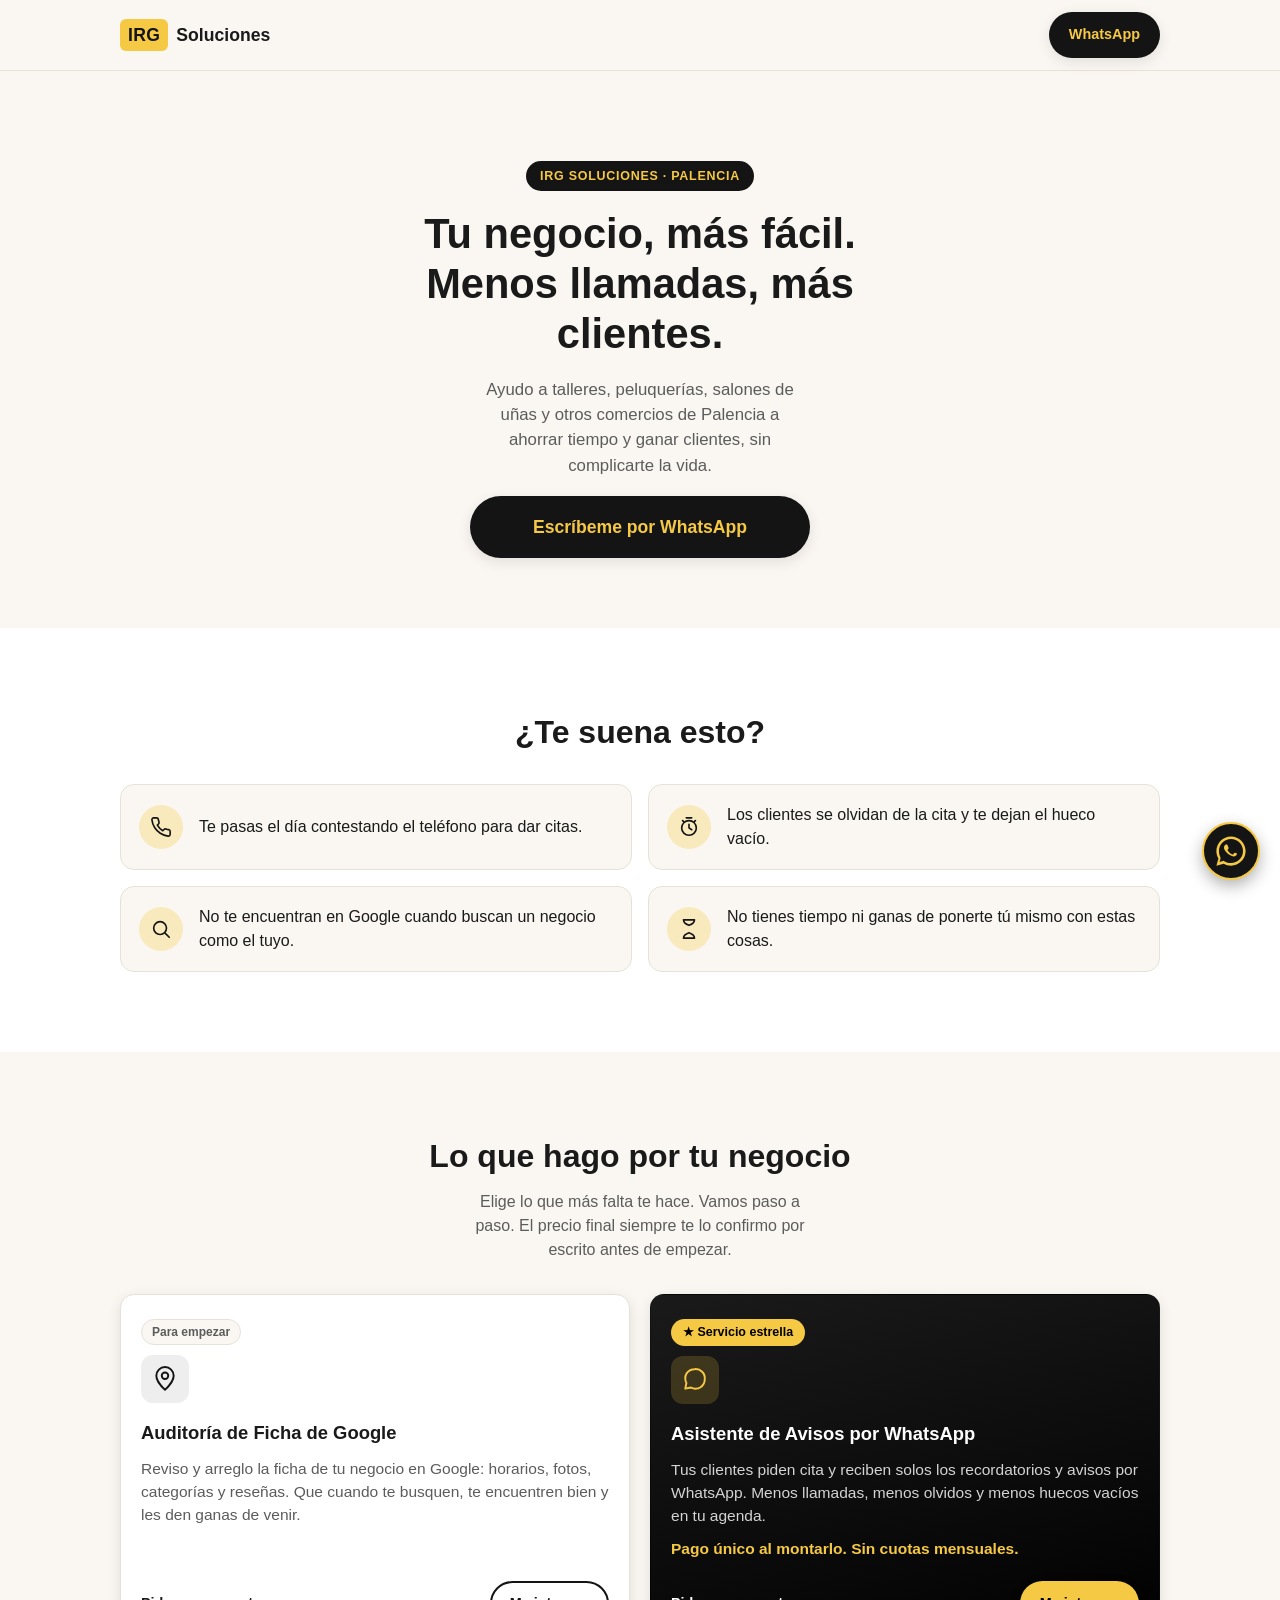
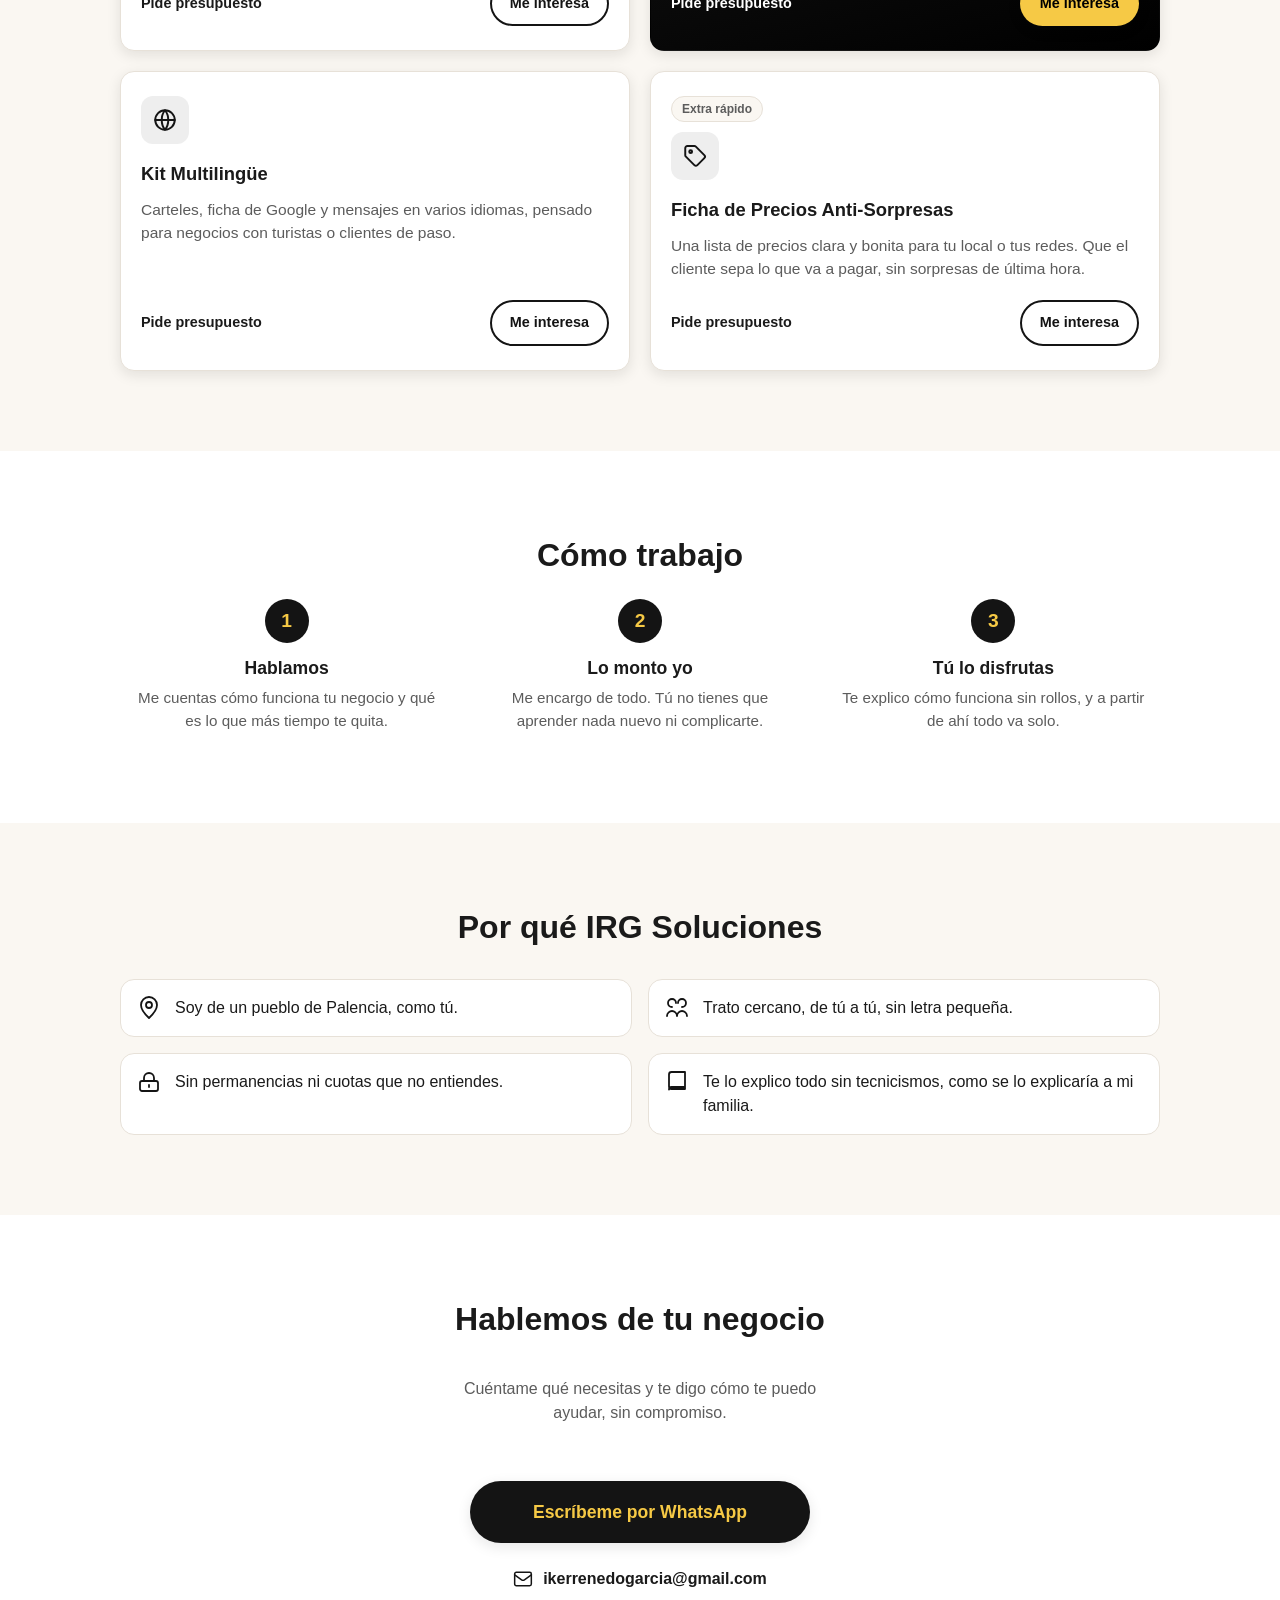
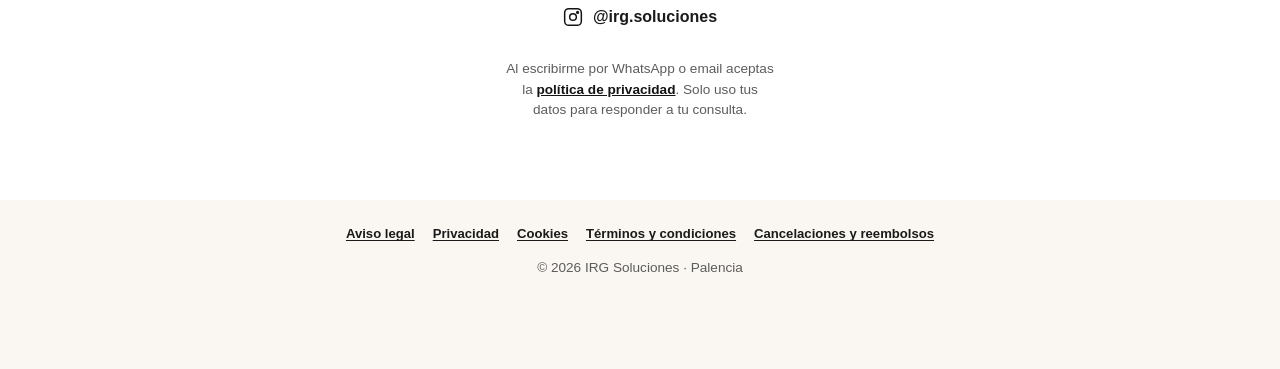
<file: index.html>
<!DOCTYPE html>
<html lang="es">
<head>
<meta charset="UTF-8">
<meta name="viewport" content="width=device-width, initial-scale=1.0">
<title>IRG Soluciones | Menos llamadas, más clientes para tu negocio en Palencia</title>
<meta name="description" content="Ayudo a talleres, peluquerías, salones de uñas y comercios de Palencia a ahorrar tiempo y conseguir más clientes: ficha de Google, avisos por WhatsApp y mucho menos lío. Trato cercano, sin tecnicismos.">
<meta name="robots" content="index, follow">
<link rel="canonical" href="https://irgsoluciones.vercel.app/">

<!-- Open Graph -->
<meta property="og:title" content="IRG Soluciones | Tu negocio, más fácil">
<meta property="og:description" content="Menos llamadas, menos olvidos, más clientes. Ayudo a negocios de Palencia con herramientas sencillas: ficha de Google y avisos por WhatsApp.">
<meta property="og:type" content="website">
<meta property="og:locale" content="es_ES">

<link rel="icon" href="assets/favicon.svg" type="image/svg+xml">
<link rel="stylesheet" href="css/style.css">

<script type="application/ld+json">
{
  "@context": "https://schema.org",
  "@type": "LocalBusiness",
  "name": "IRG Soluciones",
  "image": "assets/favicon.svg",
  "description": "Ayudo a negocios pequeños y familiares de Palencia a ahorrar tiempo y conseguir más clientes con herramientas sencillas: ficha de Google, avisos por WhatsApp y más.",
  "areaServed": {
    "@type": "City",
    "name": "Palencia"
  },
  "email": "ikerrenedogarcia@gmail.com",
  "telephone": "+34690129017",
  "sameAs": [
    "https://www.instagram.com/irg.soluciones"
  ]
}
</script>
</head>
<body>

<a href="#contacto" class="skip-link">Ir a contacto</a>

<header class="site-header">
  <div class="container site-header__inner">
    <span class="logo"><span class="logo__mark">IRG</span> Soluciones</span>
    <a class="btn btn--small btn--primary" href="https://wa.me/34690129017?text=Hola%20Iker%2C%20he%20visto%20tu%20web%20y%20me%20interesa%20saber%20m%C3%A1s" target="_blank" rel="noopener">
      WhatsApp
    </a>
  </div>
</header>

<main>

  <!-- 1. PORTADA -->
  <section class="hero">
    <div class="container hero__inner">
      <p class="hero__kicker">IRG Soluciones · Palencia</p>
      <h1 class="hero__title">Tu negocio, más fácil.<br>Menos llamadas, más clientes.</h1>
      <p class="hero__subtitle">
        Ayudo a talleres, peluquerías, salones de uñas y otros comercios de Palencia
        a ahorrar tiempo y ganar clientes, sin complicarte la vida.
      </p>
      <a class="btn btn--primary btn--large" href="https://wa.me/34690129017?text=Hola%20Iker%2C%20he%20visto%20tu%20web%20y%20me%20interesa%20saber%20m%C3%A1s" target="_blank" rel="noopener">
        Escríbeme por WhatsApp
      </a>
    </div>
  </section>

  <!-- 2. PROBLEMAS -->
  <section class="section problems" id="problemas">
    <div class="container">
      <h2 class="section__title">¿Te suena esto?</h2>
      <div class="problems__grid">

        <div class="problem-card">
          <div class="problem-card__icon">
            <svg viewBox="0 0 24 24" fill="none" stroke="currentColor" stroke-width="1.8" stroke-linecap="round" stroke-linejoin="round" aria-hidden="true" focusable="false"><path d="M22 16.9v3a2 2 0 0 1-2.2 2 19.8 19.8 0 0 1-8.6-3.1 19.5 19.5 0 0 1-6-6A19.8 19.8 0 0 1 2.1 4.2 2 2 0 0 1 4.1 2h3a2 2 0 0 1 2 1.7c.1 1 .4 2 .7 2.9a2 2 0 0 1-.5 2.1L8 10a16 16 0 0 0 6 6l1.3-1.3a2 2 0 0 1 2.1-.5c.9.3 1.9.6 2.9.7a2 2 0 0 1 1.7 2.1Z"/></svg>
          </div>
          <p>Te pasas el día contestando el teléfono para dar citas.</p>
        </div>

        <div class="problem-card">
          <div class="problem-card__icon">
            <svg viewBox="0 0 24 24" fill="none" stroke="currentColor" stroke-width="1.8" stroke-linecap="round" stroke-linejoin="round" aria-hidden="true" focusable="false"><circle cx="12" cy="13" r="8"/><path d="M12 9v4l3 2M9 2h6M5 5l1.5 1.5M19 5l-1.5 1.5"/></svg>
          </div>
          <p>Los clientes se olvidan de la cita y te dejan el hueco vacío.</p>
        </div>

        <div class="problem-card">
          <div class="problem-card__icon">
            <svg viewBox="0 0 24 24" fill="none" stroke="currentColor" stroke-width="1.8" stroke-linecap="round" stroke-linejoin="round" aria-hidden="true" focusable="false"><circle cx="11" cy="11" r="7"/><path d="M21 21l-4.3-4.3"/></svg>
          </div>
          <p>No te encuentran en Google cuando buscan un negocio como el tuyo.</p>
        </div>

        <div class="problem-card">
          <div class="problem-card__icon">
            <svg viewBox="0 0 24 24" fill="none" stroke="currentColor" stroke-width="1.8" stroke-linecap="round" stroke-linejoin="round" aria-hidden="true" focusable="false"><path d="M6 2h12M6 22h12M6 2c0 4 6 6 6 6s6-2 6-6M6 22c0-4 6-6 6-6s6 2 6 6"/></svg>
          </div>
          <p>No tienes tiempo ni ganas de ponerte tú mismo con estas cosas.</p>
        </div>

      </div>
    </div>
  </section>

  <!-- 3. SERVICIOS -->
  <section class="section services" id="servicios">
    <div class="container">
      <h2 class="section__title">Lo que hago por tu negocio</h2>
      <p class="section__subtitle">Elige lo que más falta te hace. Vamos paso a paso. El precio final siempre te lo confirmo por escrito antes de empezar.</p>

      <div class="services__grid">

        <article class="service-card">
          <span class="service-card__tag">Para empezar</span>
          <div class="service-card__icon">
            <svg viewBox="0 0 24 24" fill="none" stroke="currentColor" stroke-width="1.8" stroke-linecap="round" stroke-linejoin="round" aria-hidden="true" focusable="false"><path d="M12 22s8-7.4 8-13A8 8 0 0 0 4 9c0 5.6 8 13 8 13Z"/><circle cx="12" cy="9" r="3"/></svg>
          </div>
          <h3>Auditoría de Ficha de Google</h3>
          <p>Reviso y arreglo la ficha de tu negocio en Google: horarios, fotos, categorías y reseñas. Que cuando te busquen, te encuentren bien y les den ganas de venir.</p>
          <div class="service-card__footer">
            <span class="service-card__price">Pide presupuesto</span>
            <a class="btn btn--outline btn--small" href="https://wa.me/34690129017?text=Hola%20Iker%2C%20he%20visto%20tu%20web%20y%20me%20interesa%20saber%20m%C3%A1s" target="_blank" rel="noopener">Me interesa</a>
          </div>
        </article>

        <article class="service-card service-card--featured">
          <span class="service-card__badge">★ Servicio estrella</span>
          <div class="service-card__icon">
            <svg viewBox="0 0 24 24" fill="none" stroke="currentColor" stroke-width="1.8" stroke-linecap="round" stroke-linejoin="round" aria-hidden="true" focusable="false"><path d="M21 11.5a8.4 8.4 0 0 1-1.1 4.2 8.5 8.5 0 0 1-7.4 4.3 8.4 8.4 0 0 1-4.2-1.1L3 20l1.1-5.3a8.4 8.4 0 0 1-1.1-4.2 8.5 8.5 0 0 1 4.3-7.4A8.4 8.4 0 0 1 11.5 2 8.5 8.5 0 0 1 21 11.5Z"/></svg>
          </div>
          <h3>Asistente de Avisos por WhatsApp</h3>
          <p>Tus clientes piden cita y reciben solos los recordatorios y avisos por WhatsApp. Menos llamadas, menos olvidos y menos huecos vacíos en tu agenda.</p>
          <p class="service-card__highlight">Pago único al montarlo. Sin cuotas mensuales.</p>
          <div class="service-card__footer">
            <span class="service-card__price">Pide presupuesto</span>
            <a class="btn btn--primary btn--small" href="https://wa.me/34690129017?text=Hola%20Iker%2C%20he%20visto%20tu%20web%20y%20me%20interesa%20saber%20m%C3%A1s" target="_blank" rel="noopener">Me interesa</a>
          </div>
        </article>

        <article class="service-card">
          <div class="service-card__icon">
            <svg viewBox="0 0 24 24" fill="none" stroke="currentColor" stroke-width="1.8" stroke-linecap="round" stroke-linejoin="round" aria-hidden="true" focusable="false"><circle cx="12" cy="12" r="9"/><path d="M3 12h18M12 3a13.9 13.9 0 0 1 3 9 13.9 13.9 0 0 1-3 9 13.9 13.9 0 0 1-3-9 13.9 13.9 0 0 1 3-9Z"/></svg>
          </div>
          <h3>Kit Multilingüe</h3>
          <p>Carteles, ficha de Google y mensajes en varios idiomas, pensado para negocios con turistas o clientes de paso.</p>
          <div class="service-card__footer">
            <span class="service-card__price">Pide presupuesto</span>
            <a class="btn btn--outline btn--small" href="https://wa.me/34690129017?text=Hola%20Iker%2C%20he%20visto%20tu%20web%20y%20me%20interesa%20saber%20m%C3%A1s" target="_blank" rel="noopener">Me interesa</a>
          </div>
        </article>

        <article class="service-card">
          <span class="service-card__tag">Extra rápido</span>
          <div class="service-card__icon">
            <svg viewBox="0 0 24 24" fill="none" stroke="currentColor" stroke-width="1.8" stroke-linecap="round" stroke-linejoin="round" aria-hidden="true" focusable="false"><path d="M20.6 11.2 12.8 3.4a2 2 0 0 0-1.4-.6H5a2 2 0 0 0-2 2v6.4a2 2 0 0 0 .6 1.4l7.8 7.8a2 2 0 0 0 2.8 0l6.4-6.4a2 2 0 0 0 0-2.8Z"/><circle cx="8" cy="8" r="1.3"/></svg>
          </div>
          <h3>Ficha de Precios Anti-Sorpresas</h3>
          <p>Una lista de precios clara y bonita para tu local o tus redes. Que el cliente sepa lo que va a pagar, sin sorpresas de última hora.</p>
          <div class="service-card__footer">
            <span class="service-card__price">Pide presupuesto</span>
            <a class="btn btn--outline btn--small" href="https://wa.me/34690129017?text=Hola%20Iker%2C%20he%20visto%20tu%20web%20y%20me%20interesa%20saber%20m%C3%A1s" target="_blank" rel="noopener">Me interesa</a>
          </div>
        </article>

      </div>
    </div>
  </section>

  <!-- 4. CÓMO TRABAJO -->
  <section class="section steps" id="como-trabajo">
    <div class="container">
      <h2 class="section__title">Cómo trabajo</h2>
      <div class="steps__grid">

        <div class="step-card">
          <span class="step-card__number">1</span>
          <h3>Hablamos</h3>
          <p>Me cuentas cómo funciona tu negocio y qué es lo que más tiempo te quita.</p>
        </div>

        <div class="step-card">
          <span class="step-card__number">2</span>
          <h3>Lo monto yo</h3>
          <p>Me encargo de todo. Tú no tienes que aprender nada nuevo ni complicarte.</p>
        </div>

        <div class="step-card">
          <span class="step-card__number">3</span>
          <h3>Tú lo disfrutas</h3>
          <p>Te explico cómo funciona sin rollos, y a partir de ahí todo va solo.</p>
        </div>

      </div>
    </div>
  </section>

  <!-- 5. POR QUÉ YO -->
  <section class="section why" id="por-que-yo">
    <div class="container why__inner">
      <h2 class="section__title">Por qué IRG Soluciones</h2>
      <ul class="why__list">
        <li>
          <svg viewBox="0 0 24 24" fill="none" stroke="currentColor" stroke-width="1.8" stroke-linecap="round" stroke-linejoin="round" aria-hidden="true" focusable="false"><path d="M12 22s8-7.4 8-13A8 8 0 0 0 4 9c0 5.6 8 13 8 13Z"/><circle cx="12" cy="9" r="3"/></svg>
          <span>Soy de un pueblo de Palencia, como tú.</span>
        </li>
        <li>
          <svg viewBox="0 0 24 24" fill="none" stroke="currentColor" stroke-width="1.8" stroke-linecap="round" stroke-linejoin="round" aria-hidden="true" focusable="false"><path d="M17 11a4 4 0 1 0-4-4M7 11a4 4 0 1 1 4-4M2 20c0-3 2.7-5 5-5s5 2 5 5M12 20c0-3 2.7-5 5-5s5 2 5 5"/></svg>
          <span>Trato cercano, de tú a tú, sin letra pequeña.</span>
        </li>
        <li>
          <svg viewBox="0 0 24 24" fill="none" stroke="currentColor" stroke-width="1.8" stroke-linecap="round" stroke-linejoin="round" aria-hidden="true" focusable="false"><rect x="3" y="11" width="18" height="10" rx="2"/><path d="M7 11V8a5 5 0 0 1 10 0v3"/><line x1="12" y1="15" x2="12" y2="17"/></svg>
          <span>Sin permanencias ni cuotas que no entiendes.</span>
        </li>
        <li>
          <svg viewBox="0 0 24 24" fill="none" stroke="currentColor" stroke-width="1.8" stroke-linecap="round" stroke-linejoin="round" aria-hidden="true" focusable="false"><path d="M4 19.5A2.5 2.5 0 0 1 6.5 17H20M4 4.5A2.5 2.5 0 0 1 6.5 2H20v17H6.5A2.5 2.5 0 0 1 4 16.5v-12Z"/></svg>
          <span>Te lo explico todo sin tecnicismos, como se lo explicaría a mi familia.</span>
        </li>
      </ul>
    </div>
  </section>

  <!-- 6. CONTACTO -->
  <section class="section contact" id="contacto">
    <div class="container contact__inner">
      <h2 class="section__title">Hablemos de tu negocio</h2>
      <p class="section__subtitle">Cuéntame qué necesitas y te digo cómo te puedo ayudar, sin compromiso.</p>

      <a class="btn btn--primary btn--large" href="https://wa.me/34690129017?text=Hola%20Iker%2C%20he%20visto%20tu%20web%20y%20me%20interesa%20saber%20m%C3%A1s" target="_blank" rel="noopener">
        Escríbeme por WhatsApp
      </a>

      <div class="contact__alt">
        <a href="mailto:ikerrenedogarcia@gmail.com" class="contact__link">
          <svg viewBox="0 0 24 24" fill="none" stroke="currentColor" stroke-width="1.8" stroke-linecap="round" stroke-linejoin="round" aria-hidden="true" focusable="false"><rect x="2" y="4" width="20" height="16" rx="2"/><path d="m2 7 8.3 6a3 3 0 0 0 3.4 0L22 7"/></svg>
          ikerrenedogarcia@gmail.com
        </a>
        <a href="https://www.instagram.com/irg.soluciones" target="_blank" rel="noopener" class="contact__link">
          <svg viewBox="0 0 24 24" fill="none" stroke="currentColor" stroke-width="1.8" stroke-linecap="round" stroke-linejoin="round" aria-hidden="true" focusable="false"><rect x="2" y="2" width="20" height="20" rx="5"/><circle cx="12" cy="12" r="4"/><circle cx="17.5" cy="6.5" r="1"/></svg>
          @irg.soluciones
        </a>
      </div>

      <p class="contact__consent">
        Al escribirme por WhatsApp o email aceptas la
        <a href="legal/privacidad.html">política de privacidad</a>. Solo uso tus datos para responder a tu consulta.
      </p>
    </div>
  </section>

</main>

<footer class="site-footer">
  <div class="container">
    <nav class="footer-legal" aria-label="Legal">
      <a href="legal/aviso-legal.html">Aviso legal</a>
      <a href="legal/privacidad.html">Privacidad</a>
      <a href="legal/cookies.html">Cookies</a>
      <a href="legal/terminos.html">Términos y condiciones</a>
      <a href="legal/terminos.html#reembolsos">Cancelaciones y reembolsos</a>
    </nav>
    <p>&copy; <span id="year">2026</span> IRG Soluciones · Palencia</p>
  </div>
</footer>

<a
  href="https://wa.me/34690129017?text=Hola%20Iker%2C%20he%20visto%20tu%20web%20y%20me%20interesa%20saber%20m%C3%A1s"
  target="_blank"
  rel="noopener"
  class="floating-whatsapp"
  aria-label="Escríbeme por WhatsApp"
>
  <svg viewBox="0 0 32 32" aria-hidden="true"><path fill="currentColor" d="M16 .4C7.4.4.4 7.4.4 16c0 2.9.8 5.7 2.2 8.1L.4 31.6l7.7-2c2.3 1.3 5 2 7.9 2 8.6 0 15.6-7 15.6-15.6S24.6.4 16 .4Zm0 28.4c-2.6 0-5.1-.7-7.2-2l-.5-.3-4.5 1.2 1.2-4.4-.3-.5A12.8 12.8 0 0 1 3.2 16c0-7.1 5.7-12.8 12.8-12.8S28.8 8.9 28.8 16 23.1 28.8 16 28.8Zm7-9.6c-.4-.2-2.3-1.1-2.6-1.3-.4-.1-.6-.2-.9.2-.3.4-1 1.3-1.2 1.5-.2.2-.4.3-.8.1-.4-.2-1.6-.6-3-1.9-1.1-1-1.9-2.2-2.1-2.6-.2-.4 0-.6.1-.8l.6-.7c.2-.2.3-.4.4-.6.1-.2 0-.4-.1-.6-.1-.2-.9-2.1-1.2-2.8-.3-.7-.6-.6-.9-.6h-.7c-.2 0-.6.1-.9.5-.3.4-1.2 1.2-1.2 2.8s1.2 3.2 1.4 3.4c.2.2 2.4 3.6 5.8 5 3.4 1.4 3.4 1 4 .9.6-.1 2.1-.9 2.4-1.7.3-.8.3-1.5.2-1.7-.1-.1-.3-.2-.6-.3Z"/></svg>
</a>

<script src="js/script.js"></script>
</body>
</html>
</file>
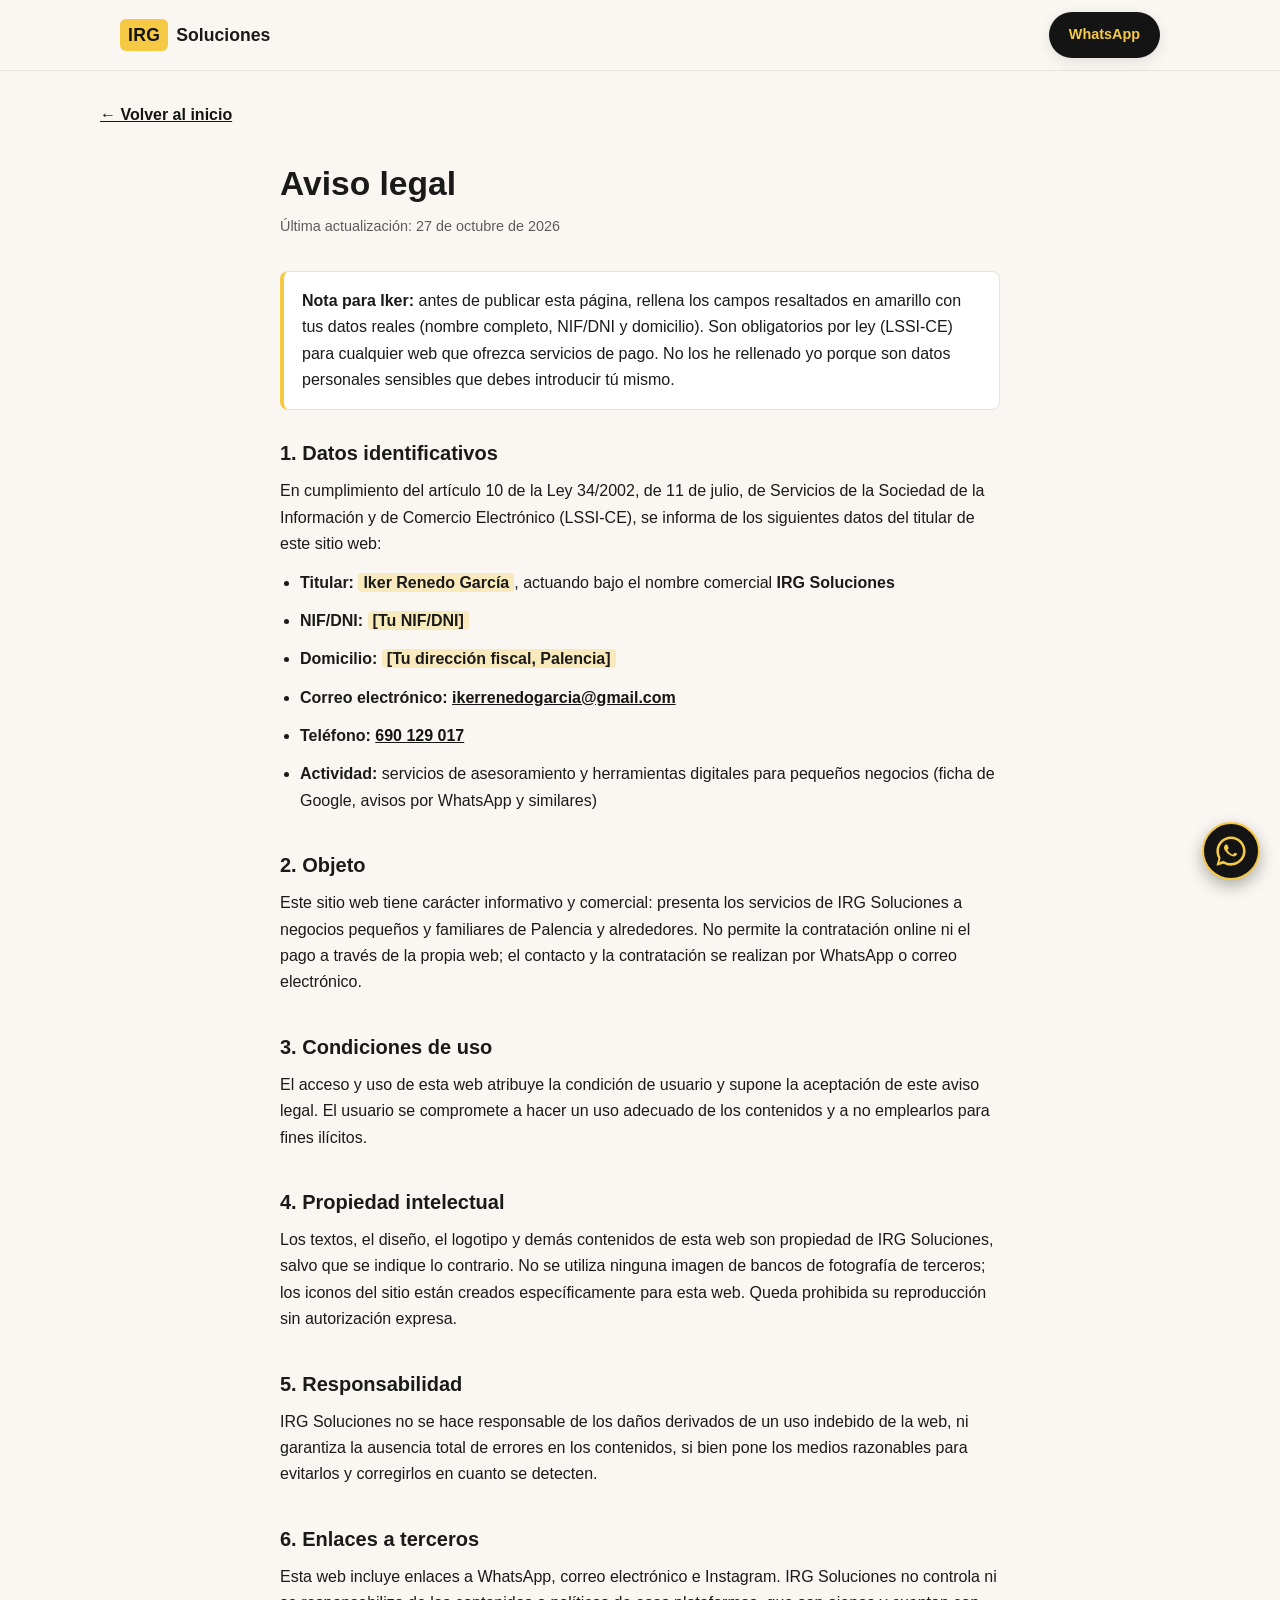
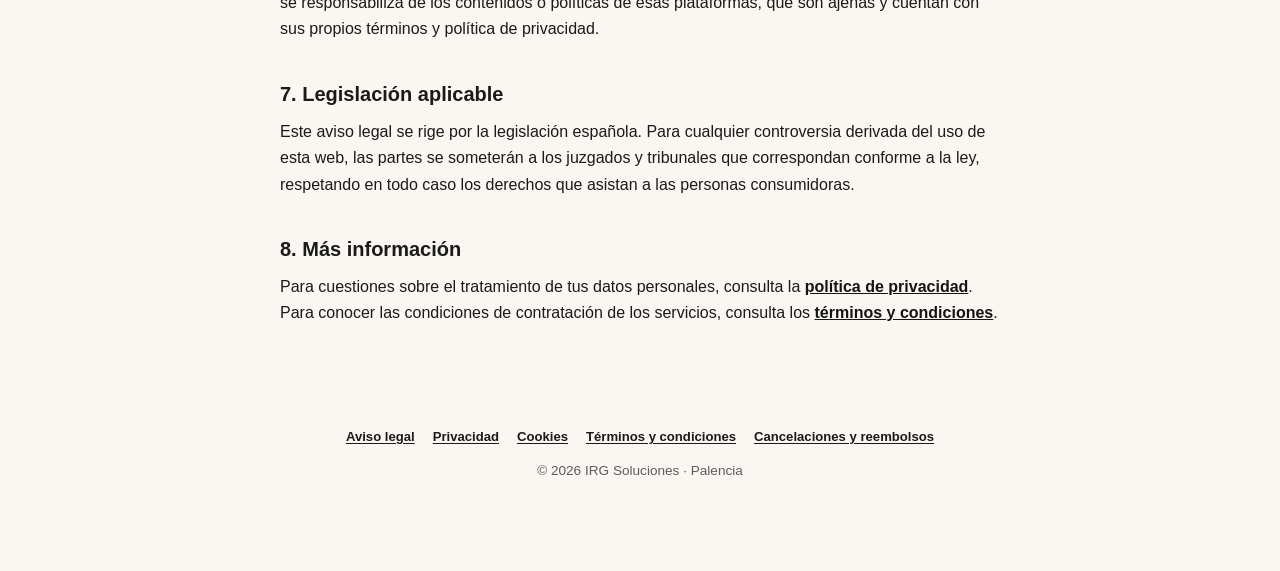
<file: legal/aviso-legal.html>
<!DOCTYPE html>
<html lang="es">
<head>
<meta charset="UTF-8">
<meta name="viewport" content="width=device-width, initial-scale=1.0">
<title>Aviso Legal | IRG Soluciones</title>
<meta name="description" content="Aviso legal de IRG Soluciones, Palencia.">
<meta name="robots" content="noindex, follow">
<link rel="icon" href="../assets/favicon.svg" type="image/svg+xml">
<link rel="stylesheet" href="../css/style.css">
</head>
<body>

<a href="#main" class="skip-link">Ir al contenido</a>

<header class="site-header">
  <div class="container site-header__inner">
    <a href="../index.html" class="logo"><span class="logo__mark">IRG</span> Soluciones</a>
    <a class="btn btn--small btn--primary" href="https://wa.me/34690129017?text=Hola%20Iker%2C%20he%20visto%20tu%20web%20y%20me%20interesa%20saber%20m%C3%A1s" target="_blank" rel="noopener">
      WhatsApp
    </a>
  </div>
</header>

<main id="main">
  <div class="legal-header container">
    <a href="../index.html" class="legal-back">&larr; Volver al inicio</a>
  </div>

  <section class="legal-page">
    <div class="container">
      <h1>Aviso legal</h1>
      <p class="legal-updated">Última actualización: 27 de octubre de 2026</p>

      <div class="legal-note">
        <p><strong>Nota para Iker:</strong> antes de publicar esta página, rellena los campos resaltados en amarillo con tus datos reales (nombre completo, NIF/DNI y domicilio). Son obligatorios por ley (LSSI-CE) para cualquier web que ofrezca servicios de pago. No los he rellenado yo porque son datos personales sensibles que debes introducir tú mismo.</p>
      </div>

      <h2>1. Datos identificativos</h2>
      <p>
        En cumplimiento del artículo 10 de la Ley 34/2002, de 11 de julio, de Servicios de la Sociedad de la Información
        y de Comercio Electrónico (LSSI-CE), se informa de los siguientes datos del titular de este sitio web:
      </p>
      <ul>
        <li><strong>Titular:</strong> <span class="legal-placeholder">Iker Renedo García</span>, actuando bajo el nombre comercial <strong>IRG Soluciones</strong></li>
        <li><strong>NIF/DNI:</strong> <span class="legal-placeholder">[Tu NIF/DNI]</span></li>
        <li><strong>Domicilio:</strong> <span class="legal-placeholder">[Tu dirección fiscal, Palencia]</span></li>
        <li><strong>Correo electrónico:</strong> <a href="mailto:ikerrenedogarcia@gmail.com">ikerrenedogarcia@gmail.com</a></li>
        <li><strong>Teléfono:</strong> <a href="tel:+34690129017">690 129 017</a></li>
        <li><strong>Actividad:</strong> servicios de asesoramiento y herramientas digitales para pequeños negocios (ficha de Google, avisos por WhatsApp y similares)</li>
      </ul>

      <h2>2. Objeto</h2>
      <p>
        Este sitio web tiene carácter informativo y comercial: presenta los servicios de IRG Soluciones a negocios
        pequeños y familiares de Palencia y alrededores. No permite la contratación online ni el pago a través de la
        propia web; el contacto y la contratación se realizan por WhatsApp o correo electrónico.
      </p>

      <h2>3. Condiciones de uso</h2>
      <p>
        El acceso y uso de esta web atribuye la condición de usuario y supone la aceptación de este aviso legal. El
        usuario se compromete a hacer un uso adecuado de los contenidos y a no emplearlos para fines ilícitos.
      </p>

      <h2>4. Propiedad intelectual</h2>
      <p>
        Los textos, el diseño, el logotipo y demás contenidos de esta web son propiedad de IRG Soluciones, salvo que
        se indique lo contrario. No se utiliza ninguna imagen de bancos de fotografía de terceros; los iconos del sitio
        están creados específicamente para esta web. Queda prohibida su reproducción sin autorización expresa.
      </p>

      <h2>5. Responsabilidad</h2>
      <p>
        IRG Soluciones no se hace responsable de los daños derivados de un uso indebido de la web, ni garantiza la
        ausencia total de errores en los contenidos, si bien pone los medios razonables para evitarlos y corregirlos
        en cuanto se detecten.
      </p>

      <h2>6. Enlaces a terceros</h2>
      <p>
        Esta web incluye enlaces a WhatsApp, correo electrónico e Instagram. IRG Soluciones no controla ni se
        responsabiliza de los contenidos o políticas de esas plataformas, que son ajenas y cuentan con sus propios
        términos y política de privacidad.
      </p>

      <h2>7. Legislación aplicable</h2>
      <p>
        Este aviso legal se rige por la legislación española. Para cualquier controversia derivada del uso de esta
        web, las partes se someterán a los juzgados y tribunales que correspondan conforme a la ley, respetando en
        todo caso los derechos que asistan a las personas consumidoras.
      </p>

      <h2>8. Más información</h2>
      <p>
        Para cuestiones sobre el tratamiento de tus datos personales, consulta la
        <a href="privacidad.html">política de privacidad</a>. Para conocer las condiciones de contratación de los
        servicios, consulta los <a href="terminos.html">términos y condiciones</a>.
      </p>
    </div>
  </section>
</main>

<footer class="site-footer">
  <div class="container">
    <nav class="footer-legal" aria-label="Legal">
      <a href="aviso-legal.html">Aviso legal</a>
      <a href="privacidad.html">Privacidad</a>
      <a href="cookies.html">Cookies</a>
      <a href="terminos.html">Términos y condiciones</a>
      <a href="terminos.html#reembolsos">Cancelaciones y reembolsos</a>
    </nav>
    <p>&copy; <span id="year">2026</span> IRG Soluciones · Palencia</p>
  </div>
</footer>

<a
  href="https://wa.me/34690129017?text=Hola%20Iker%2C%20he%20visto%20tu%20web%20y%20me%20interesa%20saber%20m%C3%A1s"
  target="_blank"
  rel="noopener"
  class="floating-whatsapp"
  aria-label="Escríbeme por WhatsApp"
>
  <svg viewBox="0 0 32 32" aria-hidden="true" focusable="false"><path fill="currentColor" d="M16 .4C7.4.4.4 7.4.4 16c0 2.9.8 5.7 2.2 8.1L.4 31.6l7.7-2c2.3 1.3 5 2 7.9 2 8.6 0 15.6-7 15.6-15.6S24.6.4 16 .4Zm0 28.4c-2.6 0-5.1-.7-7.2-2l-.5-.3-4.5 1.2 1.2-4.4-.3-.5A12.8 12.8 0 0 1 3.2 16c0-7.1 5.7-12.8 12.8-12.8S28.8 8.9 28.8 16 23.1 28.8 16 28.8Zm7-9.6c-.4-.2-2.3-1.1-2.6-1.3-.4-.1-.6-.2-.9.2-.3.4-1 1.3-1.2 1.5-.2.2-.4.3-.8.1-.4-.2-1.6-.6-3-1.9-1.1-1-1.9-2.2-2.1-2.6-.2-.4 0-.6.1-.8l.6-.7c.2-.2.3-.4.4-.6.1-.2 0-.4-.1-.6-.1-.2-.9-2.1-1.2-2.8-.3-.7-.6-.6-.9-.6h-.7c-.2 0-.6.1-.9.5-.3.4-1.2 1.2-1.2 2.8s1.2 3.2 1.4 3.4c.2.2 2.4 3.6 5.8 5 3.4 1.4 3.4 1 4 .9.6-.1 2.1-.9 2.4-1.7.3-.8.3-1.5.2-1.7-.1-.1-.3-.2-.6-.3Z"/></svg>
</a>

<script src="../js/script.js"></script>
</body>
</html>
</file>
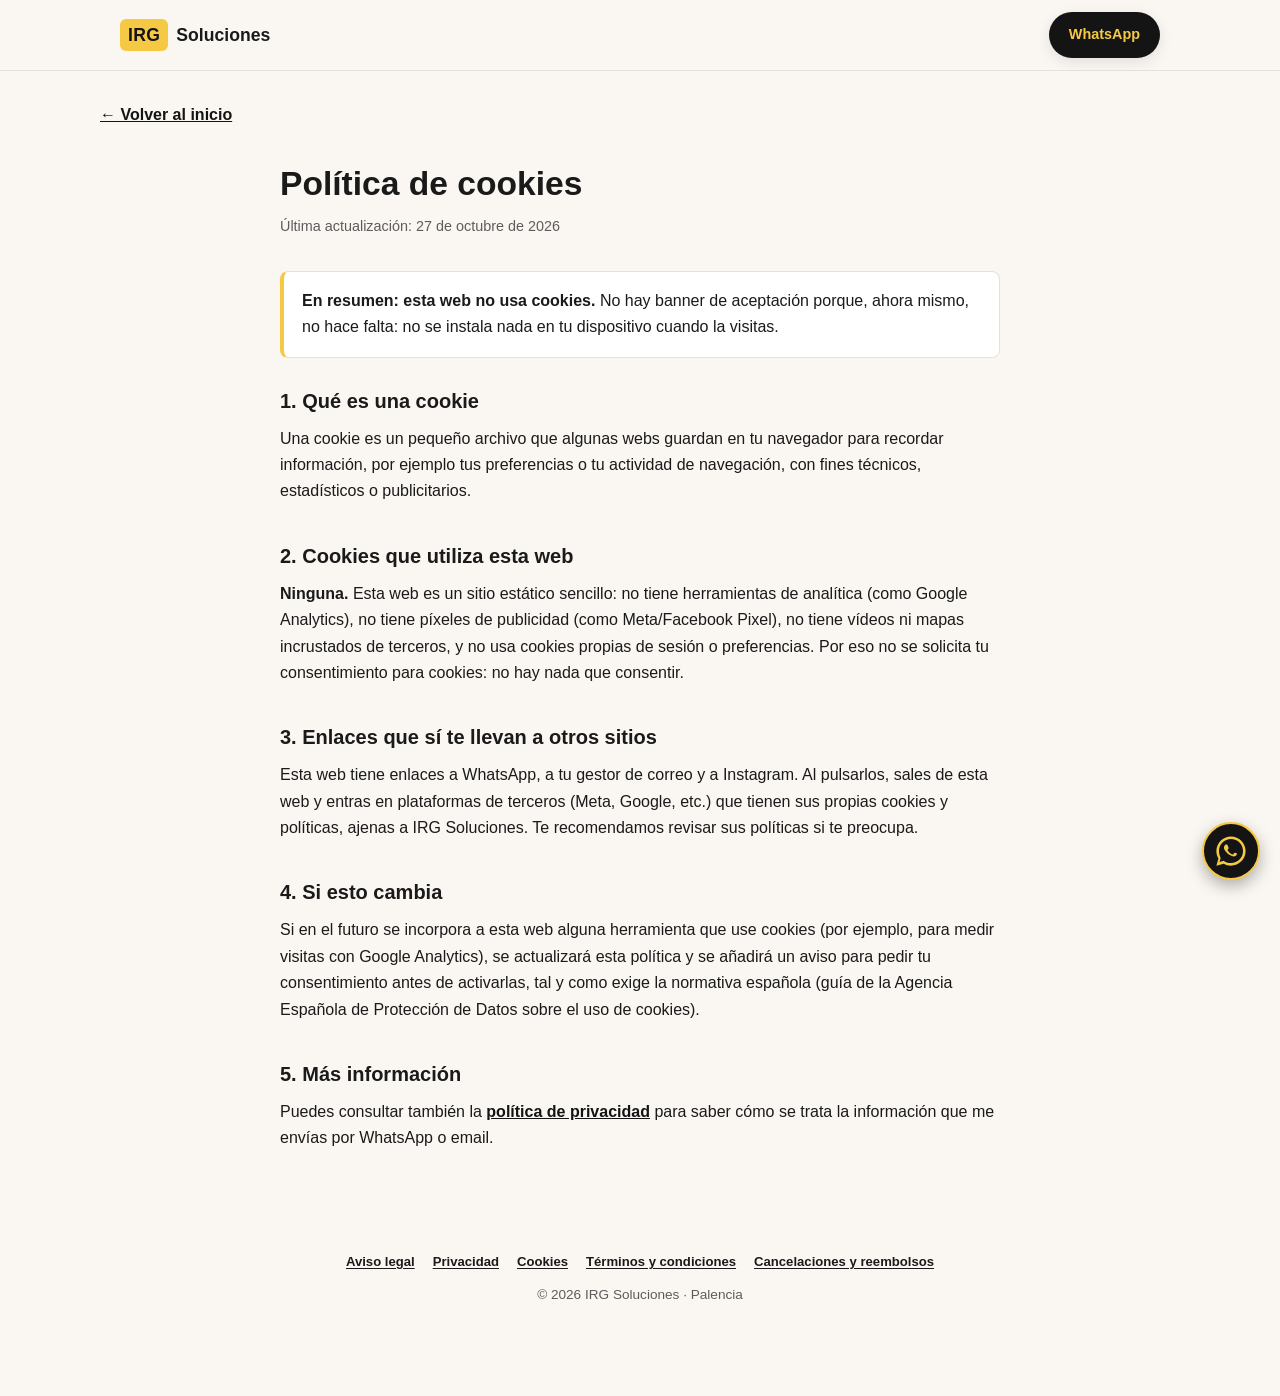
<file: legal/cookies.html>
<!DOCTYPE html>
<html lang="es">
<head>
<meta charset="UTF-8">
<meta name="viewport" content="width=device-width, initial-scale=1.0">
<title>Política de Cookies | IRG Soluciones</title>
<meta name="description" content="IRG Soluciones no utiliza cookies ni herramientas de analítica o publicidad en su web.">
<meta name="robots" content="noindex, follow">
<link rel="icon" href="../assets/favicon.svg" type="image/svg+xml">
<link rel="stylesheet" href="../css/style.css">
</head>
<body>

<a href="#main" class="skip-link">Ir al contenido</a>

<header class="site-header">
  <div class="container site-header__inner">
    <a href="../index.html" class="logo"><span class="logo__mark">IRG</span> Soluciones</a>
    <a class="btn btn--small btn--primary" href="https://wa.me/34690129017?text=Hola%20Iker%2C%20he%20visto%20tu%20web%20y%20me%20interesa%20saber%20m%C3%A1s" target="_blank" rel="noopener">
      WhatsApp
    </a>
  </div>
</header>

<main id="main">
  <div class="legal-header container">
    <a href="../index.html" class="legal-back">&larr; Volver al inicio</a>
  </div>

  <section class="legal-page">
    <div class="container">
      <h1>Política de cookies</h1>
      <p class="legal-updated">Última actualización: 27 de octubre de 2026</p>

      <div class="legal-note">
        <p><strong>En resumen: esta web no usa cookies.</strong> No hay banner de aceptación porque, ahora mismo, no
        hace falta: no se instala nada en tu dispositivo cuando la visitas.</p>
      </div>

      <h2>1. Qué es una cookie</h2>
      <p>
        Una cookie es un pequeño archivo que algunas webs guardan en tu navegador para recordar información, por
        ejemplo tus preferencias o tu actividad de navegación, con fines técnicos, estadísticos o publicitarios.
      </p>

      <h2>2. Cookies que utiliza esta web</h2>
      <p>
        <strong>Ninguna.</strong> Esta web es un sitio estático sencillo: no tiene herramientas de analítica (como
        Google Analytics), no tiene píxeles de publicidad (como Meta/Facebook Pixel), no tiene vídeos ni mapas
        incrustados de terceros, y no usa cookies propias de sesión o preferencias. Por eso no se solicita tu
        consentimiento para cookies: no hay nada que consentir.
      </p>

      <h2>3. Enlaces que sí te llevan a otros sitios</h2>
      <p>
        Esta web tiene enlaces a WhatsApp, a tu gestor de correo y a Instagram. Al pulsarlos, sales de esta web y
        entras en plataformas de terceros (Meta, Google, etc.) que tienen sus propias cookies y políticas, ajenas a
        IRG Soluciones. Te recomendamos revisar sus políticas si te preocupa.
      </p>

      <h2>4. Si esto cambia</h2>
      <p>
        Si en el futuro se incorpora a esta web alguna herramienta que use cookies (por ejemplo, para medir visitas
        con Google Analytics), se actualizará esta política y se añadirá un aviso para pedir tu consentimiento antes
        de activarlas, tal y como exige la normativa española (guía de la Agencia Española de Protección de Datos
        sobre el uso de cookies).
      </p>

      <h2>5. Más información</h2>
      <p>
        Puedes consultar también la <a href="privacidad.html">política de privacidad</a> para saber cómo se trata la
        información que me envías por WhatsApp o email.
      </p>
    </div>
  </section>
</main>

<footer class="site-footer">
  <div class="container">
    <nav class="footer-legal" aria-label="Legal">
      <a href="aviso-legal.html">Aviso legal</a>
      <a href="privacidad.html">Privacidad</a>
      <a href="cookies.html">Cookies</a>
      <a href="terminos.html">Términos y condiciones</a>
      <a href="terminos.html#reembolsos">Cancelaciones y reembolsos</a>
    </nav>
    <p>&copy; <span id="year">2026</span> IRG Soluciones · Palencia</p>
  </div>
</footer>

<a
  href="https://wa.me/34690129017?text=Hola%20Iker%2C%20he%20visto%20tu%20web%20y%20me%20interesa%20saber%20m%C3%A1s"
  target="_blank"
  rel="noopener"
  class="floating-whatsapp"
  aria-label="Escríbeme por WhatsApp"
>
  <svg viewBox="0 0 32 32" aria-hidden="true" focusable="false"><path fill="currentColor" d="M16 .4C7.4.4.4 7.4.4 16c0 2.9.8 5.7 2.2 8.1L.4 31.6l7.7-2c2.3 1.3 5 2 7.9 2 8.6 0 15.6-7 15.6-15.6S24.6.4 16 .4Zm0 28.4c-2.6 0-5.1-.7-7.2-2l-.5-.3-4.5 1.2 1.2-4.4-.3-.5A12.8 12.8 0 0 1 3.2 16c0-7.1 5.7-12.8 12.8-12.8S28.8 8.9 28.8 16 23.1 28.8 16 28.8Zm7-9.6c-.4-.2-2.3-1.1-2.6-1.3-.4-.1-.6-.2-.9.2-.3.4-1 1.3-1.2 1.5-.2.2-.4.3-.8.1-.4-.2-1.6-.6-3-1.9-1.1-1-1.9-2.2-2.1-2.6-.2-.4 0-.6.1-.8l.6-.7c.2-.2.3-.4.4-.6.1-.2 0-.4-.1-.6-.1-.2-.9-2.1-1.2-2.8-.3-.7-.6-.6-.9-.6h-.7c-.2 0-.6.1-.9.5-.3.4-1.2 1.2-1.2 2.8s1.2 3.2 1.4 3.4c.2.2 2.4 3.6 5.8 5 3.4 1.4 3.4 1 4 .9.6-.1 2.1-.9 2.4-1.7.3-.8.3-1.5.2-1.7-.1-.1-.3-.2-.6-.3Z"/></svg>
</a>

<script src="../js/script.js"></script>
</body>
</html>
</file>
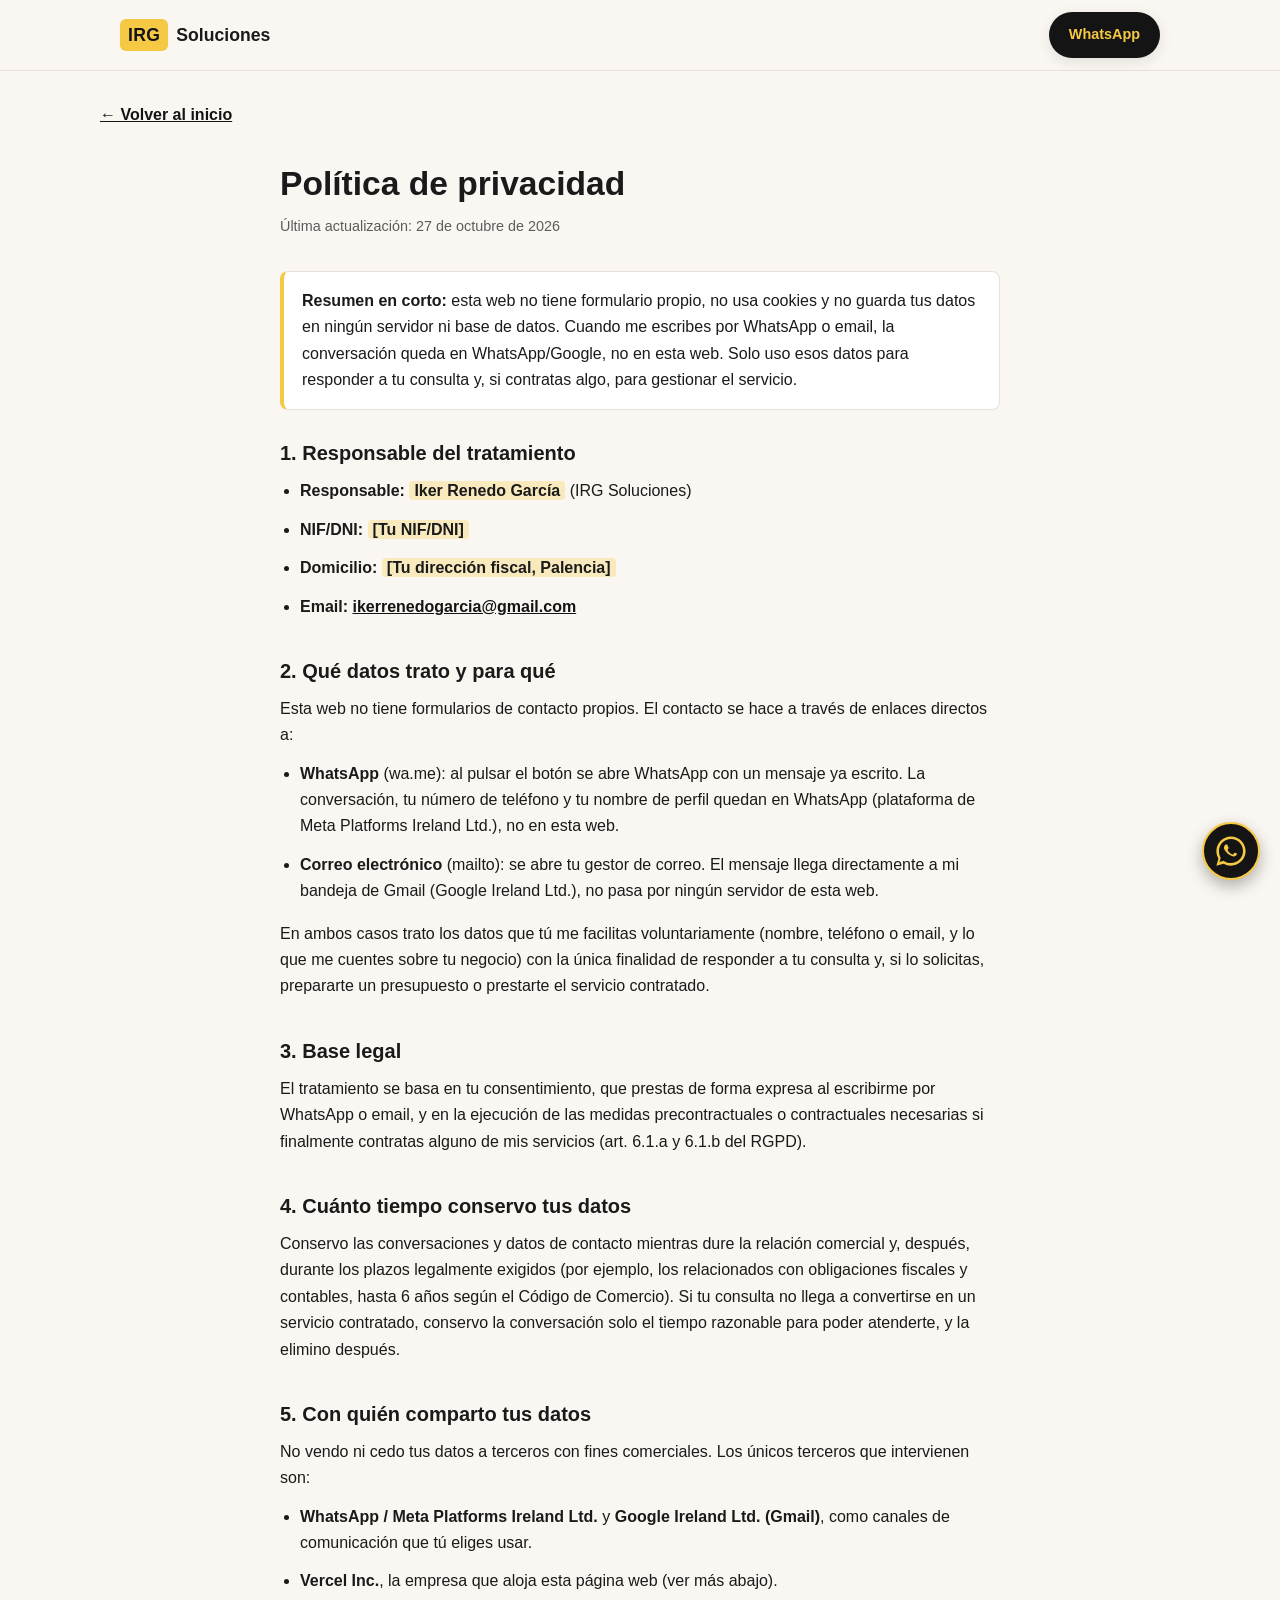
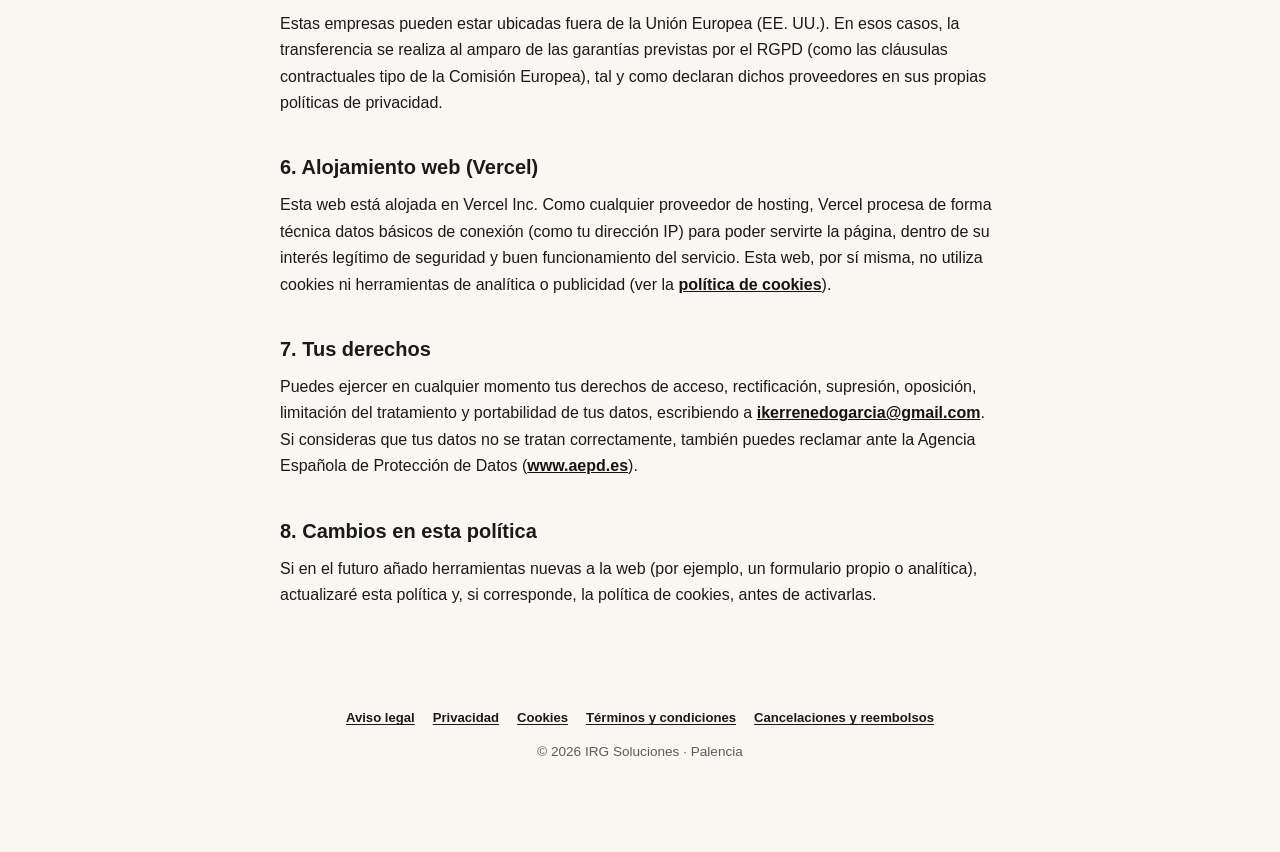
<file: legal/privacidad.html>
<!DOCTYPE html>
<html lang="es">
<head>
<meta charset="UTF-8">
<meta name="viewport" content="width=device-width, initial-scale=1.0">
<title>Política de Privacidad | IRG Soluciones</title>
<meta name="description" content="Cómo trata IRG Soluciones tus datos personales cuando contactas por WhatsApp, email o visitas esta web.">
<meta name="robots" content="noindex, follow">
<link rel="icon" href="../assets/favicon.svg" type="image/svg+xml">
<link rel="stylesheet" href="../css/style.css">
</head>
<body>

<a href="#main" class="skip-link">Ir al contenido</a>

<header class="site-header">
  <div class="container site-header__inner">
    <a href="../index.html" class="logo"><span class="logo__mark">IRG</span> Soluciones</a>
    <a class="btn btn--small btn--primary" href="https://wa.me/34690129017?text=Hola%20Iker%2C%20he%20visto%20tu%20web%20y%20me%20interesa%20saber%20m%C3%A1s" target="_blank" rel="noopener">
      WhatsApp
    </a>
  </div>
</header>

<main id="main">
  <div class="legal-header container">
    <a href="../index.html" class="legal-back">&larr; Volver al inicio</a>
  </div>

  <section class="legal-page">
    <div class="container">
      <h1>Política de privacidad</h1>
      <p class="legal-updated">Última actualización: 27 de octubre de 2026</p>

      <div class="legal-note">
        <p><strong>Resumen en corto:</strong> esta web no tiene formulario propio, no usa cookies y no guarda tus
        datos en ningún servidor ni base de datos. Cuando me escribes por WhatsApp o email, la conversación queda en
        WhatsApp/Google, no en esta web. Solo uso esos datos para responder a tu consulta y, si contratas algo, para
        gestionar el servicio.</p>
      </div>

      <h2>1. Responsable del tratamiento</h2>
      <ul>
        <li><strong>Responsable:</strong> <span class="legal-placeholder">Iker Renedo García</span> (IRG Soluciones)</li>
        <li><strong>NIF/DNI:</strong> <span class="legal-placeholder">[Tu NIF/DNI]</span></li>
        <li><strong>Domicilio:</strong> <span class="legal-placeholder">[Tu dirección fiscal, Palencia]</span></li>
        <li><strong>Email:</strong> <a href="mailto:ikerrenedogarcia@gmail.com">ikerrenedogarcia@gmail.com</a></li>
      </ul>

      <h2>2. Qué datos trato y para qué</h2>
      <p>Esta web no tiene formularios de contacto propios. El contacto se hace a través de enlaces directos a:</p>
      <ul>
        <li><strong>WhatsApp</strong> (wa.me): al pulsar el botón se abre WhatsApp con un mensaje ya escrito. La
          conversación, tu número de teléfono y tu nombre de perfil quedan en WhatsApp (plataforma de Meta Platforms
          Ireland Ltd.), no en esta web.</li>
        <li><strong>Correo electrónico</strong> (mailto): se abre tu gestor de correo. El mensaje llega directamente
          a mi bandeja de Gmail (Google Ireland Ltd.), no pasa por ningún servidor de esta web.</li>
      </ul>
      <p>
        En ambos casos trato los datos que tú me facilitas voluntariamente (nombre, teléfono o email, y lo que me
        cuentes sobre tu negocio) con la única finalidad de responder a tu consulta y, si lo solicitas, prepararte un
        presupuesto o prestarte el servicio contratado.
      </p>

      <h2>3. Base legal</h2>
      <p>
        El tratamiento se basa en tu consentimiento, que prestas de forma expresa al escribirme por WhatsApp o email,
        y en la ejecución de las medidas precontractuales o contractuales necesarias si finalmente contratas alguno
        de mis servicios (art. 6.1.a y 6.1.b del RGPD).
      </p>

      <h2>4. Cuánto tiempo conservo tus datos</h2>
      <p>
        Conservo las conversaciones y datos de contacto mientras dure la relación comercial y, después, durante los
        plazos legalmente exigidos (por ejemplo, los relacionados con obligaciones fiscales y contables, hasta 6 años
        según el Código de Comercio). Si tu consulta no llega a convertirse en un servicio contratado, conservo la
        conversación solo el tiempo razonable para poder atenderte, y la elimino después.
      </p>

      <h2>5. Con quién comparto tus datos</h2>
      <p>
        No vendo ni cedo tus datos a terceros con fines comerciales. Los únicos terceros que intervienen son:
      </p>
      <ul>
        <li><strong>WhatsApp / Meta Platforms Ireland Ltd.</strong> y <strong>Google Ireland Ltd. (Gmail)</strong>,
          como canales de comunicación que tú eliges usar.</li>
        <li><strong>Vercel Inc.</strong>, la empresa que aloja esta página web (ver más abajo).</li>
      </ul>
      <p>
        Estas empresas pueden estar ubicadas fuera de la Unión Europea (EE. UU.). En esos casos, la transferencia se
        realiza al amparo de las garantías previstas por el RGPD (como las cláusulas contractuales tipo de la Comisión
        Europea), tal y como declaran dichos proveedores en sus propias políticas de privacidad.
      </p>

      <h2>6. Alojamiento web (Vercel)</h2>
      <p>
        Esta web está alojada en Vercel Inc. Como cualquier proveedor de hosting, Vercel procesa de forma técnica
        datos básicos de conexión (como tu dirección IP) para poder servirte la página, dentro de su interés legítimo
        de seguridad y buen funcionamiento del servicio. Esta web, por sí misma, no utiliza cookies ni herramientas
        de analítica o publicidad (ver la <a href="cookies.html">política de cookies</a>).
      </p>

      <h2>7. Tus derechos</h2>
      <p>
        Puedes ejercer en cualquier momento tus derechos de acceso, rectificación, supresión, oposición, limitación
        del tratamiento y portabilidad de tus datos, escribiendo a
        <a href="mailto:ikerrenedogarcia@gmail.com">ikerrenedogarcia@gmail.com</a>. Si consideras que tus datos no se
        tratan correctamente, también puedes reclamar ante la Agencia Española de Protección de Datos
        (<a href="https://www.aepd.es" target="_blank" rel="noopener">www.aepd.es</a>).
      </p>

      <h2>8. Cambios en esta política</h2>
      <p>
        Si en el futuro añado herramientas nuevas a la web (por ejemplo, un formulario propio o analítica), actualizaré
        esta política y, si corresponde, la política de cookies, antes de activarlas.
      </p>
    </div>
  </section>
</main>

<footer class="site-footer">
  <div class="container">
    <nav class="footer-legal" aria-label="Legal">
      <a href="aviso-legal.html">Aviso legal</a>
      <a href="privacidad.html">Privacidad</a>
      <a href="cookies.html">Cookies</a>
      <a href="terminos.html">Términos y condiciones</a>
      <a href="terminos.html#reembolsos">Cancelaciones y reembolsos</a>
    </nav>
    <p>&copy; <span id="year">2026</span> IRG Soluciones · Palencia</p>
  </div>
</footer>

<a
  href="https://wa.me/34690129017?text=Hola%20Iker%2C%20he%20visto%20tu%20web%20y%20me%20interesa%20saber%20m%C3%A1s"
  target="_blank"
  rel="noopener"
  class="floating-whatsapp"
  aria-label="Escríbeme por WhatsApp"
>
  <svg viewBox="0 0 32 32" aria-hidden="true" focusable="false"><path fill="currentColor" d="M16 .4C7.4.4.4 7.4.4 16c0 2.9.8 5.7 2.2 8.1L.4 31.6l7.7-2c2.3 1.3 5 2 7.9 2 8.6 0 15.6-7 15.6-15.6S24.6.4 16 .4Zm0 28.4c-2.6 0-5.1-.7-7.2-2l-.5-.3-4.5 1.2 1.2-4.4-.3-.5A12.8 12.8 0 0 1 3.2 16c0-7.1 5.7-12.8 12.8-12.8S28.8 8.9 28.8 16 23.1 28.8 16 28.8Zm7-9.6c-.4-.2-2.3-1.1-2.6-1.3-.4-.1-.6-.2-.9.2-.3.4-1 1.3-1.2 1.5-.2.2-.4.3-.8.1-.4-.2-1.6-.6-3-1.9-1.1-1-1.9-2.2-2.1-2.6-.2-.4 0-.6.1-.8l.6-.7c.2-.2.3-.4.4-.6.1-.2 0-.4-.1-.6-.1-.2-.9-2.1-1.2-2.8-.3-.7-.6-.6-.9-.6h-.7c-.2 0-.6.1-.9.5-.3.4-1.2 1.2-1.2 2.8s1.2 3.2 1.4 3.4c.2.2 2.4 3.6 5.8 5 3.4 1.4 3.4 1 4 .9.6-.1 2.1-.9 2.4-1.7.3-.8.3-1.5.2-1.7-.1-.1-.3-.2-.6-.3Z"/></svg>
</a>

<script src="../js/script.js"></script>
</body>
</html>
</file>
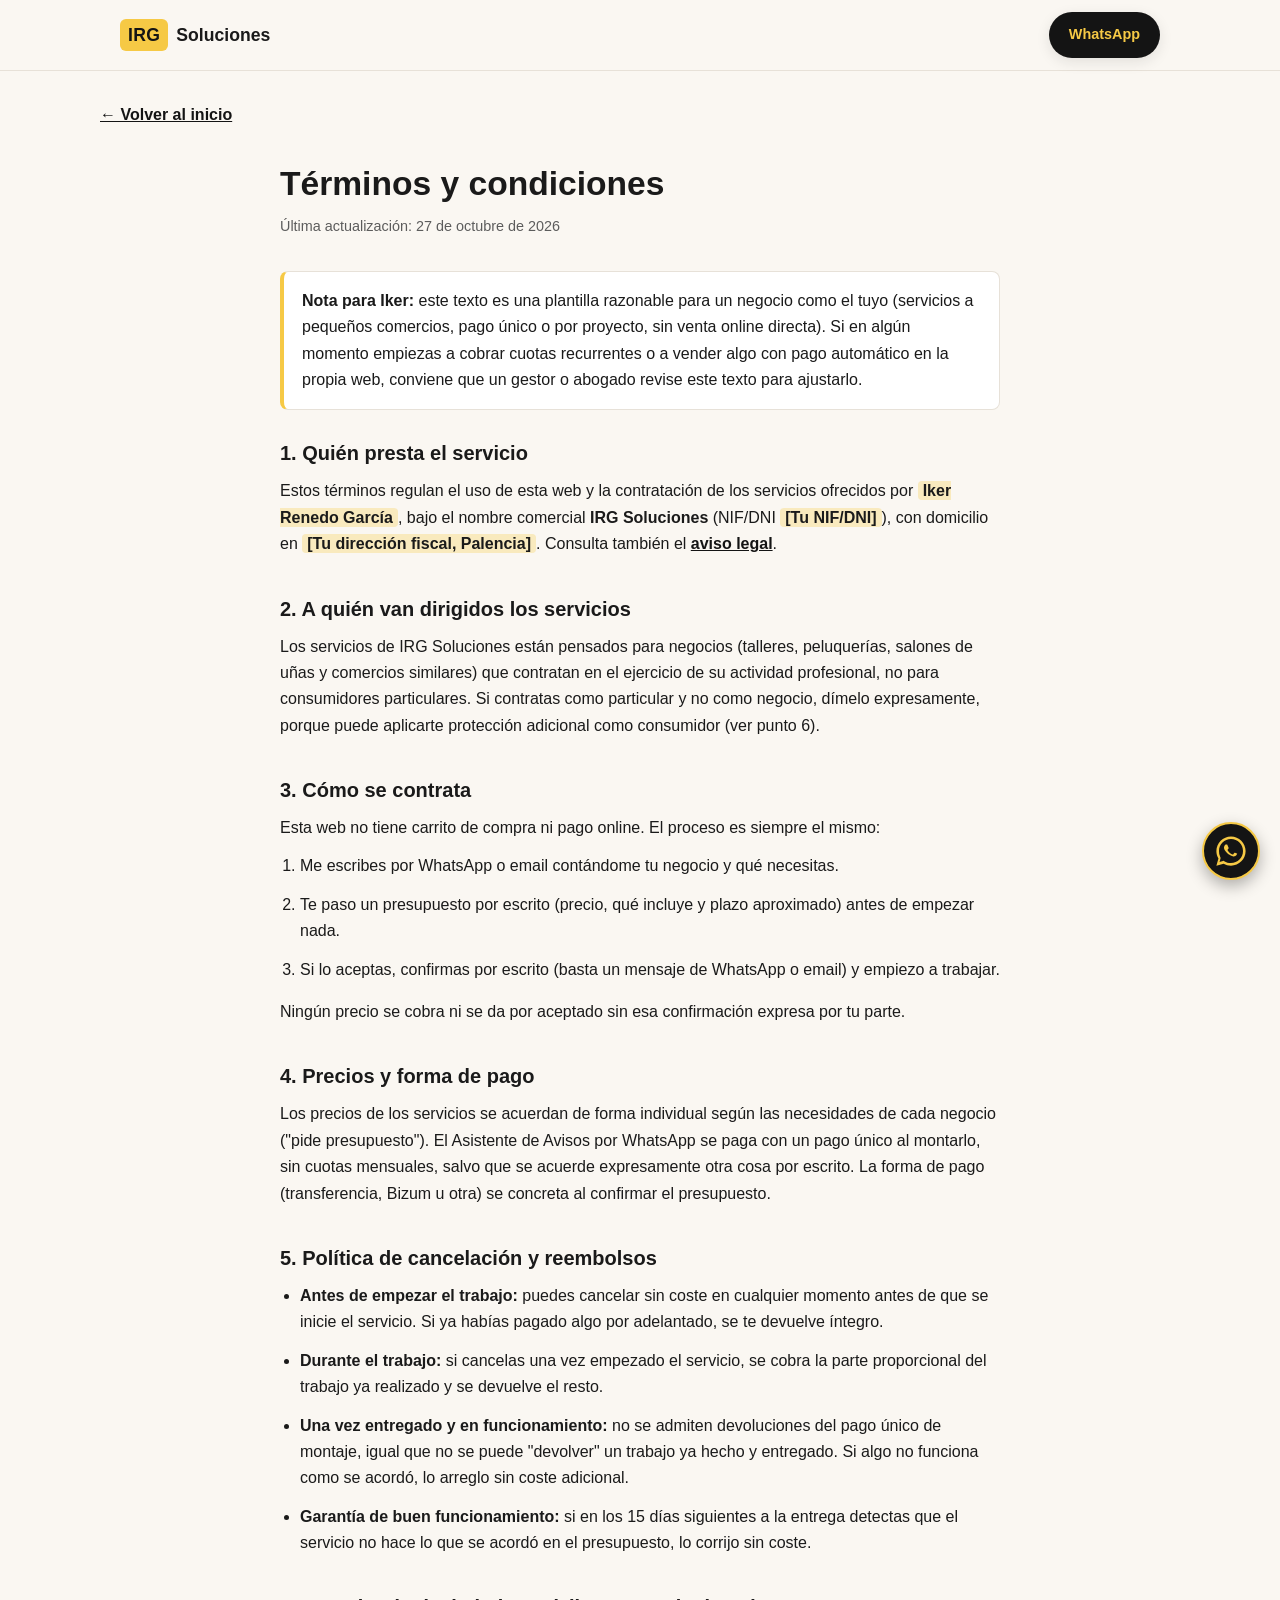
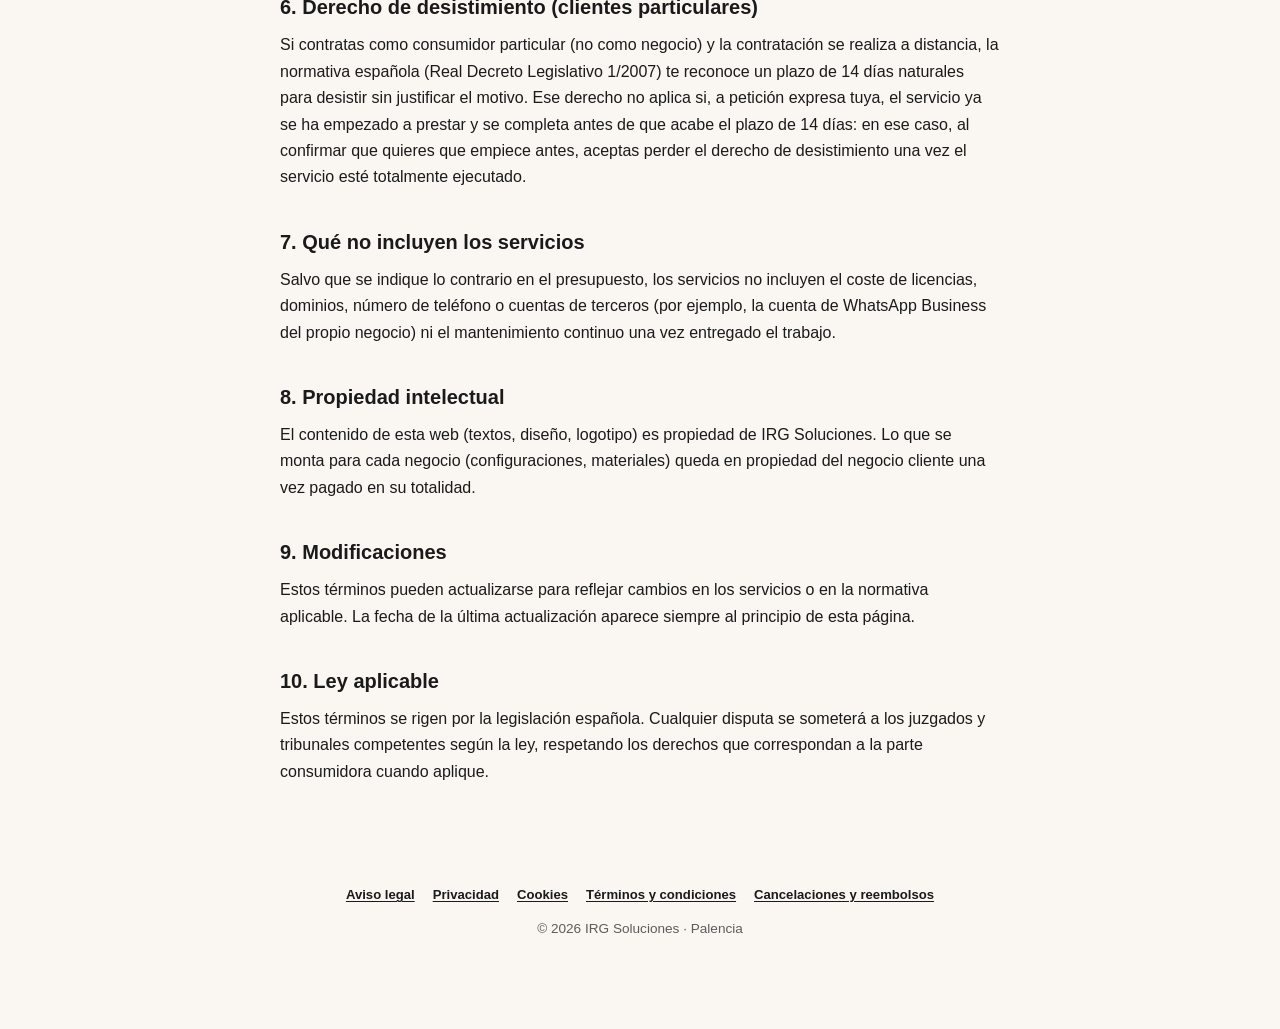
<file: legal/terminos.html>
<!DOCTYPE html>
<html lang="es">
<head>
<meta charset="UTF-8">
<meta name="viewport" content="width=device-width, initial-scale=1.0">
<title>Términos y Condiciones | IRG Soluciones</title>
<meta name="description" content="Condiciones de uso de la web y de contratación de los servicios de IRG Soluciones, incluida la política de cancelación y reembolsos.">
<meta name="robots" content="noindex, follow">
<link rel="icon" href="../assets/favicon.svg" type="image/svg+xml">
<link rel="stylesheet" href="../css/style.css">
</head>
<body>

<a href="#main" class="skip-link">Ir al contenido</a>

<header class="site-header">
  <div class="container site-header__inner">
    <a href="../index.html" class="logo"><span class="logo__mark">IRG</span> Soluciones</a>
    <a class="btn btn--small btn--primary" href="https://wa.me/34690129017?text=Hola%20Iker%2C%20he%20visto%20tu%20web%20y%20me%20interesa%20saber%20m%C3%A1s" target="_blank" rel="noopener">
      WhatsApp
    </a>
  </div>
</header>

<main id="main">
  <div class="legal-header container">
    <a href="../index.html" class="legal-back">&larr; Volver al inicio</a>
  </div>

  <section class="legal-page">
    <div class="container">
      <h1>Términos y condiciones</h1>
      <p class="legal-updated">Última actualización: 27 de octubre de 2026</p>

      <div class="legal-note">
        <p><strong>Nota para Iker:</strong> este texto es una plantilla razonable para un negocio como el tuyo
        (servicios a pequeños comercios, pago único o por proyecto, sin venta online directa). Si en algún momento
        empiezas a cobrar cuotas recurrentes o a vender algo con pago automático en la propia web, conviene que un
        gestor o abogado revise este texto para ajustarlo.</p>
      </div>

      <h2>1. Quién presta el servicio</h2>
      <p>
        Estos términos regulan el uso de esta web y la contratación de los servicios ofrecidos por
        <span class="legal-placeholder">Iker Renedo García</span>, bajo el nombre comercial <strong>IRG Soluciones</strong>
        (NIF/DNI <span class="legal-placeholder">[Tu NIF/DNI]</span>), con domicilio en
        <span class="legal-placeholder">[Tu dirección fiscal, Palencia]</span>. Consulta también el
        <a href="aviso-legal.html">aviso legal</a>.
      </p>

      <h2>2. A quién van dirigidos los servicios</h2>
      <p>
        Los servicios de IRG Soluciones están pensados para negocios (talleres, peluquerías, salones de uñas y
        comercios similares) que contratan en el ejercicio de su actividad profesional, no para consumidores
        particulares. Si contratas como particular y no como negocio, dímelo expresamente, porque puede aplicarte
        protección adicional como consumidor (ver punto 6).
      </p>

      <h2>3. Cómo se contrata</h2>
      <p>
        Esta web no tiene carrito de compra ni pago online. El proceso es siempre el mismo:
      </p>
      <ol>
        <li>Me escribes por WhatsApp o email contándome tu negocio y qué necesitas.</li>
        <li>Te paso un presupuesto por escrito (precio, qué incluye y plazo aproximado) antes de empezar nada.</li>
        <li>Si lo aceptas, confirmas por escrito (basta un mensaje de WhatsApp o email) y empiezo a trabajar.</li>
      </ol>
      <p>
        Ningún precio se cobra ni se da por aceptado sin esa confirmación expresa por tu parte.
      </p>

      <h2>4. Precios y forma de pago</h2>
      <p>
        Los precios de los servicios se acuerdan de forma individual según las necesidades de cada negocio ("pide
        presupuesto"). El Asistente de Avisos por WhatsApp se paga con un pago único al montarlo, sin cuotas
        mensuales, salvo que se acuerde expresamente otra cosa por escrito. La forma de pago (transferencia, Bizum u
        otra) se concreta al confirmar el presupuesto.
      </p>

      <h2 id="reembolsos">5. Política de cancelación y reembolsos</h2>
      <ul>
        <li><strong>Antes de empezar el trabajo:</strong> puedes cancelar sin coste en cualquier momento antes de que
          se inicie el servicio. Si ya habías pagado algo por adelantado, se te devuelve íntegro.</li>
        <li><strong>Durante el trabajo:</strong> si cancelas una vez empezado el servicio, se cobra la parte
          proporcional del trabajo ya realizado y se devuelve el resto.</li>
        <li><strong>Una vez entregado y en funcionamiento:</strong> no se admiten devoluciones del pago único de
          montaje, igual que no se puede "devolver" un trabajo ya hecho y entregado. Si algo no funciona como se
          acordó, lo arreglo sin coste adicional.</li>
        <li><strong>Garantía de buen funcionamiento:</strong> si en los 15 días siguientes a la entrega detectas que
          el servicio no hace lo que se acordó en el presupuesto, lo corrijo sin coste.</li>
      </ul>

      <h2>6. Derecho de desistimiento (clientes particulares)</h2>
      <p>
        Si contratas como consumidor particular (no como negocio) y la contratación se realiza a distancia, la
        normativa española (Real Decreto Legislativo 1/2007) te reconoce un plazo de 14 días naturales para
        desistir sin justificar el motivo. Ese derecho no aplica si, a petición expresa tuya, el servicio ya se ha
        empezado a prestar y se completa antes de que acabe el plazo de 14 días: en ese caso, al confirmar que
        quieres que empiece antes, aceptas perder el derecho de desistimiento una vez el servicio esté totalmente
        ejecutado.
      </p>

      <h2>7. Qué no incluyen los servicios</h2>
      <p>
        Salvo que se indique lo contrario en el presupuesto, los servicios no incluyen el coste de licencias,
        dominios, número de teléfono o cuentas de terceros (por ejemplo, la cuenta de WhatsApp Business del propio
        negocio) ni el mantenimiento continuo una vez entregado el trabajo.
      </p>

      <h2>8. Propiedad intelectual</h2>
      <p>
        El contenido de esta web (textos, diseño, logotipo) es propiedad de IRG Soluciones. Lo que se monta para
        cada negocio (configuraciones, materiales) queda en propiedad del negocio cliente una vez pagado en su
        totalidad.
      </p>

      <h2>9. Modificaciones</h2>
      <p>
        Estos términos pueden actualizarse para reflejar cambios en los servicios o en la normativa aplicable. La
        fecha de la última actualización aparece siempre al principio de esta página.
      </p>

      <h2>10. Ley aplicable</h2>
      <p>
        Estos términos se rigen por la legislación española. Cualquier disputa se someterá a los juzgados y
        tribunales competentes según la ley, respetando los derechos que correspondan a la parte consumidora cuando
        aplique.
      </p>
    </div>
  </section>
</main>

<footer class="site-footer">
  <div class="container">
    <nav class="footer-legal" aria-label="Legal">
      <a href="aviso-legal.html">Aviso legal</a>
      <a href="privacidad.html">Privacidad</a>
      <a href="cookies.html">Cookies</a>
      <a href="terminos.html">Términos y condiciones</a>
      <a href="terminos.html#reembolsos">Cancelaciones y reembolsos</a>
    </nav>
    <p>&copy; <span id="year">2026</span> IRG Soluciones · Palencia</p>
  </div>
</footer>

<a
  href="https://wa.me/34690129017?text=Hola%20Iker%2C%20he%20visto%20tu%20web%20y%20me%20interesa%20saber%20m%C3%A1s"
  target="_blank"
  rel="noopener"
  class="floating-whatsapp"
  aria-label="Escríbeme por WhatsApp"
>
  <svg viewBox="0 0 32 32" aria-hidden="true" focusable="false"><path fill="currentColor" d="M16 .4C7.4.4.4 7.4.4 16c0 2.9.8 5.7 2.2 8.1L.4 31.6l7.7-2c2.3 1.3 5 2 7.9 2 8.6 0 15.6-7 15.6-15.6S24.6.4 16 .4Zm0 28.4c-2.6 0-5.1-.7-7.2-2l-.5-.3-4.5 1.2 1.2-4.4-.3-.5A12.8 12.8 0 0 1 3.2 16c0-7.1 5.7-12.8 12.8-12.8S28.8 8.9 28.8 16 23.1 28.8 16 28.8Zm7-9.6c-.4-.2-2.3-1.1-2.6-1.3-.4-.1-.6-.2-.9.2-.3.4-1 1.3-1.2 1.5-.2.2-.4.3-.8.1-.4-.2-1.6-.6-3-1.9-1.1-1-1.9-2.2-2.1-2.6-.2-.4 0-.6.1-.8l.6-.7c.2-.2.3-.4.4-.6.1-.2 0-.4-.1-.6-.1-.2-.9-2.1-1.2-2.8-.3-.7-.6-.6-.9-.6h-.7c-.2 0-.6.1-.9.5-.3.4-1.2 1.2-1.2 2.8s1.2 3.2 1.4 3.4c.2.2 2.4 3.6 5.8 5 3.4 1.4 3.4 1 4 .9.6-.1 2.1-.9 2.4-1.7.3-.8.3-1.5.2-1.7-.1-.1-.3-.2-.6-.3Z"/></svg>
</a>

<script src="../js/script.js"></script>
</body>
</html>
</file>
<file: css/style.css>
/* ===== Variables ===== */
:root {
  --bg: #FAF7F2;
  --bg-alt: #FFFFFF;
  --text: #1A1A1A;
  --text-light: #5C5C5C;
  --primary: #141414;
  --primary-dark: #000000;
  --accent: #F6C945;
  --accent-dark: #D9A91F;
  --border: #E7E1D8;
  --radius: 14px;
  --shadow: 0 4px 14px rgba(20, 20, 20, 0.1);
  --max-width: 1080px;
  --font: -apple-system, BlinkMacSystemFont, "Segoe UI", Roboto, Helvetica, Arial, sans-serif;
}

/* ===== Reset ===== */
* { margin: 0; padding: 0; box-sizing: border-box; }

html {
  scroll-behavior: smooth;
}

body {
  font-family: var(--font);
  background: var(--bg);
  color: var(--text);
  line-height: 1.5;
  -webkit-font-smoothing: antialiased;
}

img, svg { display: block; max-width: 100%; }

a { color: inherit; text-decoration: none; }

ul { list-style: none; }

.container {
  width: 100%;
  max-width: var(--max-width);
  margin: 0 auto;
  padding: 0 20px;
}

.skip-link {
  position: absolute;
  left: -999px;
}
.skip-link:focus {
  left: 10px;
  top: 10px;
  background: var(--primary);
  color: var(--accent);
  padding: 8px 14px;
  border-radius: 8px;
  z-index: 200;
}

/* ===== Buttons ===== */
.btn {
  display: inline-flex;
  align-items: center;
  justify-content: center;
  gap: 8px;
  font-weight: 600;
  font-size: 1rem;
  border-radius: 999px;
  padding: 14px 24px;
  min-height: 48px;
  border: 2px solid transparent;
  cursor: pointer;
  transition: transform 0.15s ease, box-shadow 0.15s ease, background 0.15s ease;
  white-space: nowrap;
}
.btn:active { transform: scale(0.97); }

.btn--primary {
  background: var(--primary);
  color: var(--accent);
  box-shadow: var(--shadow);
}
.btn--primary:hover { background: var(--primary-dark); }

.btn--outline {
  background: transparent;
  color: var(--primary);
  border-color: var(--primary);
}
.btn--outline:hover { background: rgba(20, 20, 20, 0.06); }

.btn--large {
  font-size: 1.1rem;
  padding: 16px 30px;
  width: 100%;
  max-width: 340px;
}

.btn--small {
  font-size: 0.9rem;
  padding: 10px 18px;
  min-height: 40px;
}

.icon { width: 20px; height: 20px; }

/* ===== Focus visibility (keyboard navigation) ===== */
a:focus-visible,
button:focus-visible {
  outline: 3px solid var(--accent-dark);
  outline-offset: 2px;
  border-radius: 4px;
}

/* ===== Header ===== */
.site-header {
  position: sticky;
  top: 0;
  z-index: 100;
  background: rgba(250, 247, 242, 0.92);
  backdrop-filter: saturate(180%) blur(8px);
  border-bottom: 1px solid var(--border);
}
.site-header__inner {
  display: flex;
  align-items: center;
  justify-content: space-between;
  padding-top: 12px;
  padding-bottom: 12px;
}
.logo {
  display: inline-flex;
  align-items: center;
  gap: 8px;
  font-weight: 800;
  font-size: 1.1rem;
  color: var(--text);
}
.logo__mark {
  background: var(--accent);
  color: var(--primary);
  font-weight: 800;
  padding: 3px 8px;
  border-radius: 6px;
  letter-spacing: 0.02em;
}

/* ===== Hero ===== */
.hero {
  padding: 56px 0 48px;
  text-align: center;
}
.hero__inner {
  display: flex;
  flex-direction: column;
  align-items: center;
  gap: 18px;
}
.hero__kicker {
  display: inline-block;
  font-weight: 700;
  color: var(--accent);
  background: var(--primary);
  text-transform: uppercase;
  letter-spacing: 0.06em;
  font-size: 0.78rem;
  padding: 6px 14px;
  border-radius: 999px;
}
.hero__title {
  font-size: clamp(1.9rem, 6vw, 2.6rem);
  font-weight: 800;
  line-height: 1.2;
  max-width: 20ch;
}
.hero__subtitle {
  font-size: 1.05rem;
  color: var(--text-light);
  max-width: 34ch;
}

/* ===== Section generic ===== */
.section {
  padding: 56px 0;
}
.section__title {
  font-size: clamp(1.5rem, 4.5vw, 2rem);
  font-weight: 800;
  text-align: center;
  margin-bottom: 10px;
}
.section__subtitle {
  text-align: center;
  color: var(--text-light);
  max-width: 40ch;
  margin: 0 auto 32px;
}

/* ===== Problems ===== */
.problems { background: var(--bg-alt); }
.problems__grid {
  display: grid;
  grid-template-columns: 1fr;
  gap: 16px;
  margin-top: 28px;
}
.problem-card {
  display: flex;
  align-items: center;
  gap: 16px;
  background: var(--bg);
  border: 1px solid var(--border);
  border-radius: var(--radius);
  padding: 18px;
}
.problem-card__icon {
  flex-shrink: 0;
  width: 44px;
  height: 44px;
  border-radius: 50%;
  background: rgba(246, 201, 69, 0.3);
  color: var(--primary);
  display: flex;
  align-items: center;
  justify-content: center;
}
.problem-card__icon svg { width: 22px; height: 22px; }
.problem-card p { font-size: 1rem; font-weight: 500; }

/* ===== Services ===== */
.services__grid {
  display: grid;
  grid-template-columns: 1fr;
  gap: 20px;
}
.service-card {
  position: relative;
  background: var(--bg-alt);
  border: 1px solid var(--border);
  border-radius: var(--radius);
  padding: 24px 20px;
  box-shadow: var(--shadow);
  display: flex;
  flex-direction: column;
  gap: 10px;
}
.service-card__icon {
  width: 48px;
  height: 48px;
  border-radius: 12px;
  background: rgba(20, 20, 20, 0.07);
  color: var(--primary);
  display: flex;
  align-items: center;
  justify-content: center;
  margin-bottom: 6px;
}
.service-card__icon svg { width: 26px; height: 26px; }
.service-card h3 { font-size: 1.15rem; font-weight: 700; }
.service-card p { color: var(--text-light); font-size: 0.97rem; }
.service-card__tag {
  align-self: flex-start;
  font-size: 0.75rem;
  font-weight: 700;
  color: var(--text-light);
  background: var(--bg);
  border: 1px solid var(--border);
  padding: 3px 10px;
  border-radius: 999px;
}
.service-card__footer {
  margin-top: auto;
  padding-top: 10px;
  display: flex;
  align-items: center;
  justify-content: space-between;
  gap: 10px;
  flex-wrap: wrap;
}
.service-card__price {
  font-weight: 700;
  font-size: 0.9rem;
  color: var(--text);
}

.service-card--featured {
  background: linear-gradient(165deg, #1A1A1A, #000000);
  color: #fff;
  border-color: transparent;
  transform: scale(1.02);
}
.service-card--featured h3,
.service-card--featured .service-card__price { color: #fff; }
.service-card--featured p { color: rgba(255,255,255,0.82); }
.service-card--featured .service-card__icon {
  background: rgba(246, 201, 69, 0.18);
  color: var(--accent);
}
.service-card__badge {
  align-self: flex-start;
  font-size: 0.78rem;
  font-weight: 800;
  color: var(--primary-dark);
  background: var(--accent);
  padding: 4px 12px;
  border-radius: 999px;
}
.service-card__highlight {
  font-weight: 700;
  font-size: 0.92rem;
  color: var(--accent) !important;
}
.service-card--featured .btn--primary {
  background: var(--accent);
  color: var(--primary-dark);
}
.service-card--featured .btn--primary:hover { background: var(--accent-dark); }

/* ===== Steps ===== */
.steps { background: var(--bg-alt); }
.steps__grid {
  display: grid;
  grid-template-columns: 1fr;
  gap: 20px;
}
.step-card {
  text-align: center;
  padding: 10px;
}
.step-card__number {
  display: inline-flex;
  align-items: center;
  justify-content: center;
  width: 44px;
  height: 44px;
  border-radius: 50%;
  background: var(--primary);
  color: var(--accent);
  font-weight: 800;
  font-size: 1.2rem;
  margin-bottom: 12px;
}
.step-card h3 { font-size: 1.1rem; font-weight: 700; margin-bottom: 6px; }
.step-card p { color: var(--text-light); font-size: 0.95rem; }

/* ===== Why ===== */
.why__list {
  display: grid;
  grid-template-columns: 1fr;
  gap: 16px;
  margin-top: 28px;
}
.why__list li {
  display: flex;
  align-items: flex-start;
  gap: 14px;
  background: var(--bg-alt);
  border: 1px solid var(--border);
  border-radius: var(--radius);
  padding: 16px;
  font-weight: 500;
}
.why__list svg {
  flex-shrink: 0;
  width: 24px;
  height: 24px;
  color: var(--primary);
}

/* ===== Contact ===== */
.contact { background: var(--bg-alt); text-align: center; }
.contact__inner {
  display: flex;
  flex-direction: column;
  align-items: center;
  gap: 24px;
}
.contact__alt {
  display: flex;
  flex-direction: column;
  gap: 14px;
  align-items: center;
}
.contact__link {
  display: inline-flex;
  align-items: center;
  gap: 10px;
  font-weight: 600;
  color: var(--text);
}
.contact__link svg { width: 20px; height: 20px; color: var(--primary); }

.contact__consent {
  font-size: 0.85rem;
  color: var(--text-light);
  max-width: 36ch;
  margin-top: 6px;
}
.contact__consent a {
  color: var(--primary);
  font-weight: 600;
  text-decoration: underline;
}

/* ===== Footer ===== */
.site-footer {
  padding: 24px 0 90px;
  text-align: center;
  color: var(--text-light);
  font-size: 0.85rem;
}
.footer-legal {
  display: flex;
  flex-wrap: wrap;
  justify-content: center;
  gap: 8px 18px;
  margin-bottom: 14px;
}
.footer-legal a {
  font-size: 0.82rem;
  font-weight: 600;
  color: var(--text);
  text-decoration: underline;
  text-underline-offset: 2px;
}

/* ===== Floating WhatsApp button ===== */
.floating-whatsapp {
  position: fixed;
  bottom: 20px;
  right: 20px;
  width: 58px;
  height: 58px;
  border-radius: 50%;
  background: var(--primary);
  color: var(--accent);
  border: 2px solid var(--accent);
  display: flex;
  align-items: center;
  justify-content: center;
  box-shadow: 0 6px 16px rgba(0,0,0,0.3);
  z-index: 150;
  transition: transform 0.15s ease;
}
.floating-whatsapp:active { transform: scale(0.92); }
.floating-whatsapp svg { width: 30px; height: 30px; }

/* ===== Responsive: tablet / desktop ===== */
@media (min-width: 640px) {
  .problems__grid { grid-template-columns: 1fr 1fr; }
  .services__grid { grid-template-columns: 1fr 1fr; }
  .steps__grid { grid-template-columns: 1fr 1fr 1fr; }
  .why__list { grid-template-columns: 1fr 1fr; }
}

@media (min-width: 900px) {
  .hero { padding: 90px 0 70px; }
  .section { padding: 80px 0; }
}

/* ===== Legal pages ===== */
.legal-header {
  padding: 32px 0 8px;
}
.legal-back {
  display: inline-flex;
  align-items: center;
  gap: 6px;
  font-weight: 600;
  color: var(--primary);
  text-decoration: underline;
}
.legal-page {
  padding: 24px 0 64px;
}
.legal-page .container {
  max-width: 760px;
}
.legal-page h1 {
  font-size: clamp(1.6rem, 5vw, 2.1rem);
  font-weight: 800;
  margin-bottom: 6px;
}
.legal-page .legal-updated {
  color: var(--text-light);
  font-size: 0.9rem;
  margin-bottom: 32px;
}
.legal-page h2 {
  font-size: 1.25rem;
  font-weight: 800;
  margin-top: 36px;
  margin-bottom: 10px;
}
.legal-page h2:first-of-type { margin-top: 0; }
.legal-page p,
.legal-page li {
  color: var(--text);
  font-size: 1rem;
  line-height: 1.65;
  margin-bottom: 12px;
}
.legal-page ul,
.legal-page ol {
  margin: 0 0 16px 20px;
}
.legal-page ul { list-style: disc; }
.legal-page ol { list-style: decimal; }
.legal-page a { color: var(--primary); text-decoration: underline; font-weight: 600; }
.legal-page strong { font-weight: 700; }
.legal-page .legal-placeholder {
  background: rgba(246, 201, 69, 0.3);
  padding: 1px 5px;
  border-radius: 4px;
  font-weight: 700;
}
.legal-note {
  background: var(--bg-alt);
  border: 1px solid var(--border);
  border-left: 4px solid var(--accent);
  border-radius: 8px;
  padding: 16px 18px;
  margin-bottom: 28px;
}
.legal-note p:last-child { margin-bottom: 0; }
</file>
